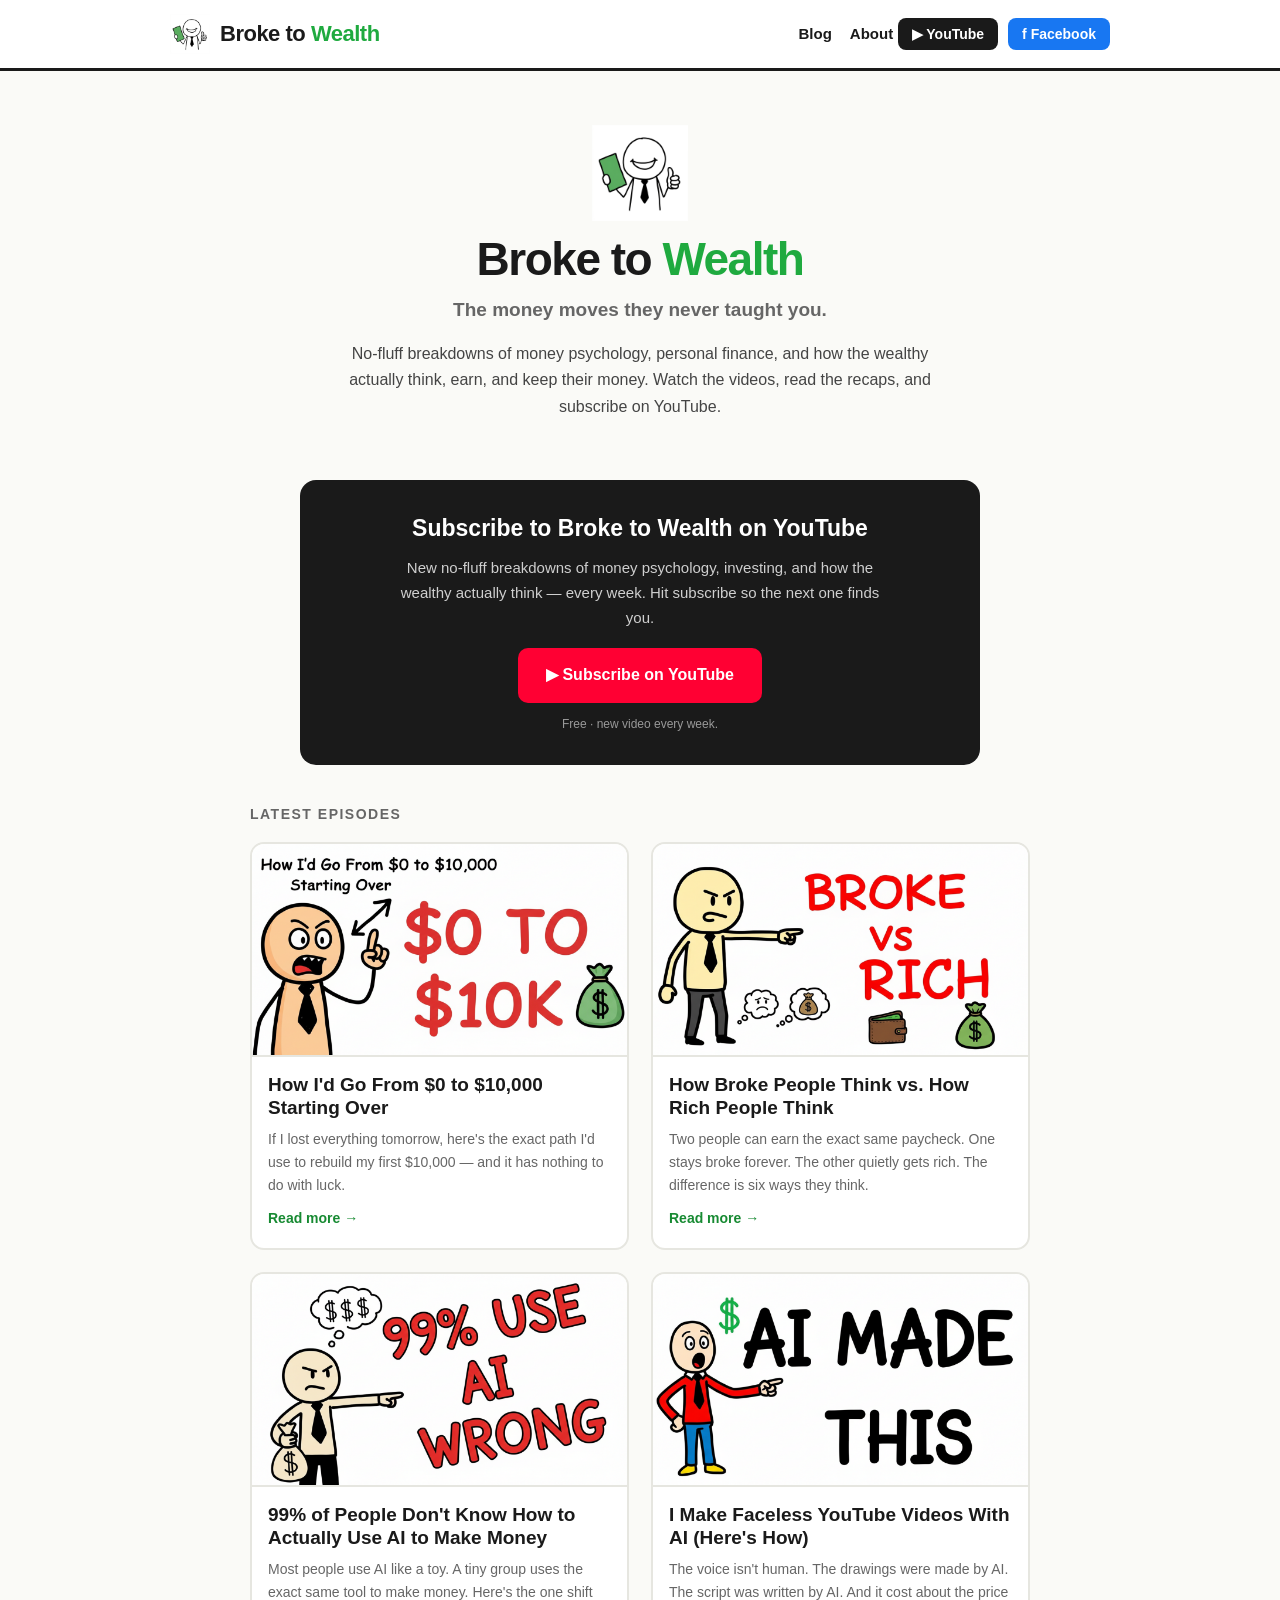
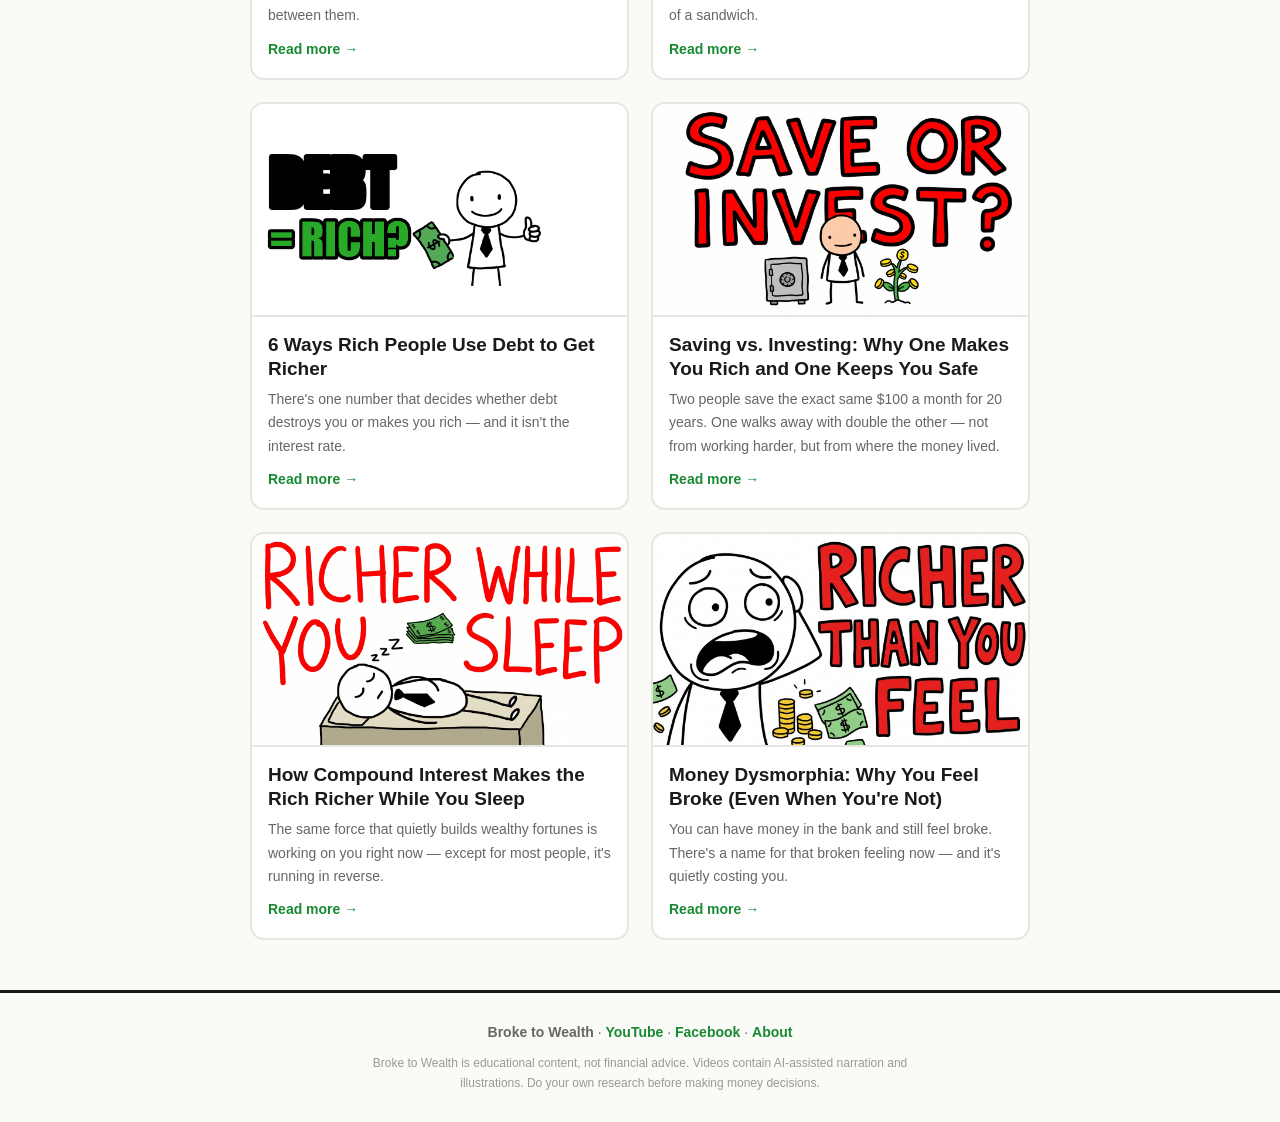
<file: website/index.html>
<!doctype html><html lang="en"><head>
<meta charset="utf-8">
<meta name="viewport" content="width=device-width,initial-scale=1">
<title>Broke to Wealth — Money Psychology &amp; Wealth-Building Habits</title>
<meta name="description" content="No-fluff breakdowns of money psychology, personal finance, and how the rich think, earn, and keep their money. New videos every week on YouTube.">
<link rel="canonical" href="https://broke-to-wealth.onlinemarketing.nu/">
<meta name="robots" content="index,follow,max-image-preview:large">
<meta name="theme-color" content="#1faa3f">
<link rel="icon" type="image/png" href="img/logo.png">
<link rel="apple-touch-icon" href="img/logo.png">
<meta property="og:type" content="website">
<meta property="og:site_name" content="Broke to Wealth">
<meta property="og:title" content="Broke to Wealth — Money Psychology &amp; Wealth-Building Habits">
<meta property="og:description" content="No-fluff breakdowns of money psychology, personal finance, and how the rich think, earn, and keep their money. New videos every week on YouTube.">
<meta property="og:url" content="https://broke-to-wealth.onlinemarketing.nu/">
<meta property="og:image" content="https://broke-to-wealth.onlinemarketing.nu/img/logo.png">
<meta property="og:locale" content="en_US">
<meta name="twitter:card" content="summary_large_image">
<meta name="twitter:title" content="Broke to Wealth — Money Psychology &amp; Wealth-Building Habits">
<meta name="twitter:description" content="No-fluff breakdowns of money psychology, personal finance, and how the rich think, earn, and keep their money. New videos every week on YouTube.">
<meta name="twitter:image" content="https://broke-to-wealth.onlinemarketing.nu/img/logo.png">
<link rel="preconnect" href="https://www.youtube.com">
<link rel="stylesheet" href="style.css">
<script type="application/ld+json">{"@context": "https://schema.org", "@graph": [{"@type": "Organization", "@id": "https://broke-to-wealth.onlinemarketing.nu/#org", "name": "Broke to Wealth", "url": "https://broke-to-wealth.onlinemarketing.nu/", "logo": {"@type": "ImageObject", "url": "https://broke-to-wealth.onlinemarketing.nu/img/logo.png"}, "sameAs": ["https://www.youtube.com/@broke-to-wealth", "https://www.facebook.com/broke.to.wealth"]}, {"@type": "WebSite", "@id": "https://broke-to-wealth.onlinemarketing.nu/#website", "name": "Broke to Wealth", "url": "https://broke-to-wealth.onlinemarketing.nu/", "publisher": {"@id": "https://broke-to-wealth.onlinemarketing.nu/#org"}, "inLanguage": "en", "description": "No-fluff breakdowns of money psychology, personal finance, and how the rich think, earn, and keep their money. New videos every week on YouTube."}]}</script>
</head><body>
<header class="site"><div class="nav">
<a class="brand" href="index.html"><img src="img/logo.png" alt="Broke to Wealth"><span><span class="b">Broke to</span> <span class="k">Wealth</span></span></a>
<nav><a class="navlink" href="index.html">Blog</a><a class="navlink" href="about.html">About</a>
<a class="yt" href="https://www.youtube.com/@broke-to-wealth" target="_blank" rel="noopener">▶ YouTube</a><a class="fb" href="https://www.facebook.com/broke.to.wealth" target="_blank" rel="noopener">f Facebook</a></nav>
</div></header><div class="hero"><img src="img/logo.png" alt="Broke to Wealth logo">
<h1>Broke to <span class="k">Wealth</span></h1>
<p class="tag">The money moves they never taught you.</p>
<p class="intro">No-fluff breakdowns of money psychology, personal finance, and how the wealthy actually think, earn, and keep their money. Watch the videos, read the recaps, and subscribe on YouTube.</p></div>
<div class="wrap"><div class="sub">
<h3>Subscribe to Broke to Wealth on YouTube</h3>
<p>New no-fluff breakdowns of money psychology, investing, and how the wealthy actually think — every week. Hit subscribe so the next one finds you.</p>
<a class="btn-yt" href="https://www.youtube.com/@broke-to-wealth?sub_confirmation=1" target="_blank" rel="noopener">▶ Subscribe on YouTube</a>
<small>Free · new video every week.</small></div>
<div class="section-title">Latest episodes</div>
<div class="grid"><a class="card" href="posts/how-id-go-from-0-to-10000.html">
<img src="img/zero-to-10k.png" alt="How I'd Go From $0 to $10,000 Starting Over">
<div class="body"><h3>How I'd Go From $0 to $10,000 Starting Over</h3><p>If I lost everything tomorrow, here's the exact path I'd use to rebuild my first $10,000 — and it has nothing to do with luck.</p>
<span class="more">Read more →</span></div></a>
<a class="card" href="posts/how-broke-people-think-vs-rich-people.html">
<img src="img/broke-vs-rich.png" alt="How Broke People Think vs. How Rich People Think">
<div class="body"><h3>How Broke People Think vs. How Rich People Think</h3><p>Two people can earn the exact same paycheck. One stays broke forever. The other quietly gets rich. The difference is six ways they think.</p>
<span class="more">Read more →</span></div></a>
<a class="card" href="posts/how-to-actually-use-ai-to-make-money.html">
<img src="img/ai-money-99.png" alt="99% of People Don't Know How to Actually Use AI to Make Money">
<div class="body"><h3>99% of People Don't Know How to Actually Use AI to Make Money</h3><p>Most people use AI like a toy. A tiny group uses the exact same tool to make money. Here's the one shift between them.</p>
<span class="more">Read more →</span></div></a>
<a class="card" href="posts/i-make-faceless-youtube-videos-with-ai.html">
<img src="img/made-by-ai.png" alt="I Make Faceless YouTube Videos With AI (Here's How)">
<div class="body"><h3>I Make Faceless YouTube Videos With AI (Here's How)</h3><p>The voice isn't human. The drawings were made by AI. The script was written by AI. And it cost about the price of a sandwich.</p>
<span class="more">Read more →</span></div></a>
<a class="card" href="posts/6-ways-rich-people-use-debt.html">
<img src="img/debt-one-number.png" alt="6 Ways Rich People Use Debt to Get Richer">
<div class="body"><h3>6 Ways Rich People Use Debt to Get Richer</h3><p>There's one number that decides whether debt destroys you or makes you rich — and it isn't the interest rate.</p>
<span class="more">Read more →</span></div></a>
<a class="card" href="posts/saving-vs-investing.html">
<img src="img/saving-vs-investing.png" alt="Saving vs. Investing: Why One Makes You Rich and One Keeps You Safe">
<div class="body"><h3>Saving vs. Investing: Why One Makes You Rich and One Keeps You Safe</h3><p>Two people save the exact same $100 a month for 20 years. One walks away with double the other — not from working harder, but from where the money lived.</p>
<span class="more">Read more →</span></div></a>
<a class="card" href="posts/how-compound-interest-makes-you-rich.html">
<img src="img/compound-interest.png" alt="How Compound Interest Makes the Rich Richer While You Sleep">
<div class="body"><h3>How Compound Interest Makes the Rich Richer While You Sleep</h3><p>The same force that quietly builds wealthy fortunes is working on you right now — except for most people, it's running in reverse.</p>
<span class="more">Read more →</span></div></a>
<a class="card" href="posts/money-dysmorphia-why-you-feel-broke.html">
<img src="img/money-dysmorphia.png" alt="Money Dysmorphia: Why You Feel Broke (Even When You're Not)">
<div class="body"><h3>Money Dysmorphia: Why You Feel Broke (Even When You're Not)</h3><p>You can have money in the bank and still feel broke. There's a name for that broken feeling now — and it's quietly costing you.</p>
<span class="more">Read more →</span></div></a>
</div></div><footer class="site"><div class="wrap">
<p><b>Broke to Wealth</b> · <a href="https://www.youtube.com/@broke-to-wealth" target="_blank" rel="noopener">YouTube</a> · <a href="https://www.facebook.com/broke.to.wealth" target="_blank" rel="noopener">Facebook</a> · <a href="about.html">About</a></p>
<p class="disc">Broke to Wealth is educational content, not financial advice. Videos contain AI-assisted narration and illustrations. Do your own research before making money decisions.</p>
</div></footer></body></html>
</file>
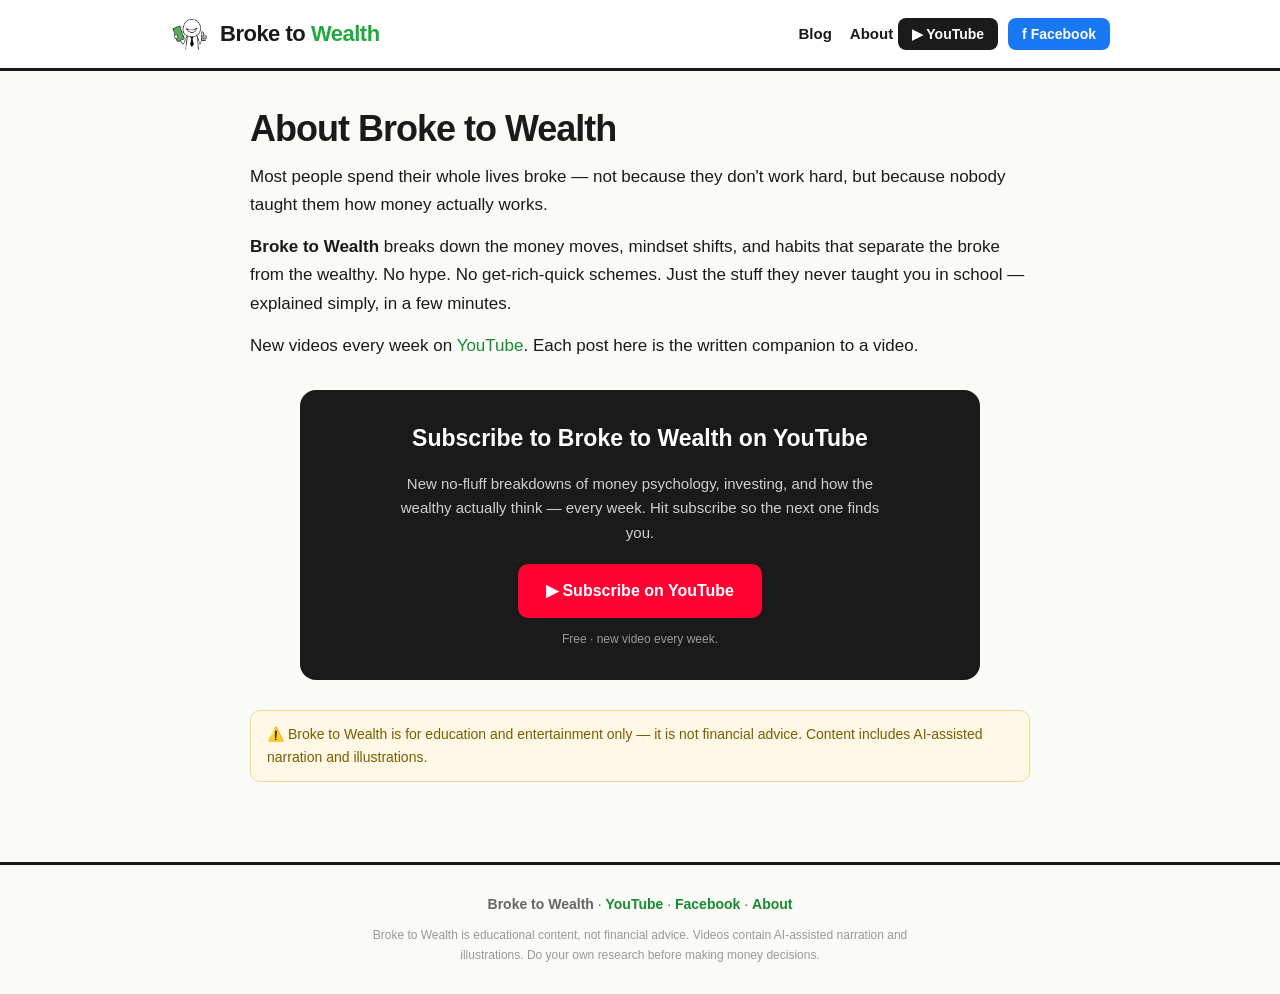
<file: website/about.html>
<!doctype html><html lang="en"><head>
<meta charset="utf-8">
<meta name="viewport" content="width=device-width,initial-scale=1">
<title>About — Broke to Wealth</title>
<meta name="description" content="Broke to Wealth breaks down money psychology, personal finance, and the habits that separate the broke from the wealthy. New videos every week on YouTube.">
<link rel="canonical" href="https://broke-to-wealth.onlinemarketing.nu/about.html">
<meta name="robots" content="index,follow,max-image-preview:large">
<meta name="theme-color" content="#1faa3f">
<link rel="icon" type="image/png" href="img/logo.png">
<link rel="apple-touch-icon" href="img/logo.png">
<meta property="og:type" content="website">
<meta property="og:site_name" content="Broke to Wealth">
<meta property="og:title" content="About — Broke to Wealth">
<meta property="og:description" content="Broke to Wealth breaks down money psychology, personal finance, and the habits that separate the broke from the wealthy. New videos every week on YouTube.">
<meta property="og:url" content="https://broke-to-wealth.onlinemarketing.nu/about.html">
<meta property="og:image" content="https://broke-to-wealth.onlinemarketing.nu/img/logo.png">
<meta property="og:locale" content="en_US">
<meta name="twitter:card" content="summary_large_image">
<meta name="twitter:title" content="About — Broke to Wealth">
<meta name="twitter:description" content="Broke to Wealth breaks down money psychology, personal finance, and the habits that separate the broke from the wealthy. New videos every week on YouTube.">
<meta name="twitter:image" content="https://broke-to-wealth.onlinemarketing.nu/img/logo.png">
<link rel="preconnect" href="https://www.youtube.com">
<link rel="stylesheet" href="style.css">
<script type="application/ld+json">{"@context": "https://schema.org", "@graph": [{"@type": "Organization", "@id": "https://broke-to-wealth.onlinemarketing.nu/#org", "name": "Broke to Wealth", "url": "https://broke-to-wealth.onlinemarketing.nu/", "logo": {"@type": "ImageObject", "url": "https://broke-to-wealth.onlinemarketing.nu/img/logo.png"}, "sameAs": ["https://www.youtube.com/@broke-to-wealth", "https://www.facebook.com/broke.to.wealth"]}, {"@type": "AboutPage", "url": "https://broke-to-wealth.onlinemarketing.nu/about.html", "name": "About — Broke to Wealth", "isPartOf": {"@id": "https://broke-to-wealth.onlinemarketing.nu/#website"}, "about": {"@id": "https://broke-to-wealth.onlinemarketing.nu/#org"}}]}</script>
</head><body>
<header class="site"><div class="nav">
<a class="brand" href="index.html"><img src="img/logo.png" alt="Broke to Wealth"><span><span class="b">Broke to</span> <span class="k">Wealth</span></span></a>
<nav><a class="navlink" href="index.html">Blog</a><a class="navlink" href="about.html">About</a>
<a class="yt" href="https://www.youtube.com/@broke-to-wealth" target="_blank" rel="noopener">▶ YouTube</a><a class="fb" href="https://www.facebook.com/broke.to.wealth" target="_blank" rel="noopener">f Facebook</a></nav>
</div></header><div class="wrap"><article>
<h1>About Broke to Wealth</h1>
<p>Most people spend their whole lives broke — not because they don't work hard, but because nobody taught them how money actually works.</p>
<p><b>Broke to Wealth</b> breaks down the money moves, mindset shifts, and habits that separate the broke from the wealthy. No hype. No get-rich-quick schemes. Just the stuff they never taught you in school — explained simply, in a few minutes.</p>
<p>New videos every week on <a href="https://www.youtube.com/@broke-to-wealth" target="_blank" rel="noopener">YouTube</a>. Each post here is the written companion to a video.</p>
<div class="sub">
<h3>Subscribe to Broke to Wealth on YouTube</h3>
<p>New no-fluff breakdowns of money psychology, investing, and how the wealthy actually think — every week. Hit subscribe so the next one finds you.</p>
<a class="btn-yt" href="https://www.youtube.com/@broke-to-wealth?sub_confirmation=1" target="_blank" rel="noopener">▶ Subscribe on YouTube</a>
<small>Free · new video every week.</small></div>
<div class="disclaimer">⚠️ Broke to Wealth is for education and entertainment only — it is not financial advice. Content includes AI-assisted narration and illustrations.</div>
</article></div><footer class="site"><div class="wrap">
<p><b>Broke to Wealth</b> · <a href="https://www.youtube.com/@broke-to-wealth" target="_blank" rel="noopener">YouTube</a> · <a href="https://www.facebook.com/broke.to.wealth" target="_blank" rel="noopener">Facebook</a> · <a href="about.html">About</a></p>
<p class="disc">Broke to Wealth is educational content, not financial advice. Videos contain AI-assisted narration and illustrations. Do your own research before making money decisions.</p>
</div></footer></body></html>
</file>
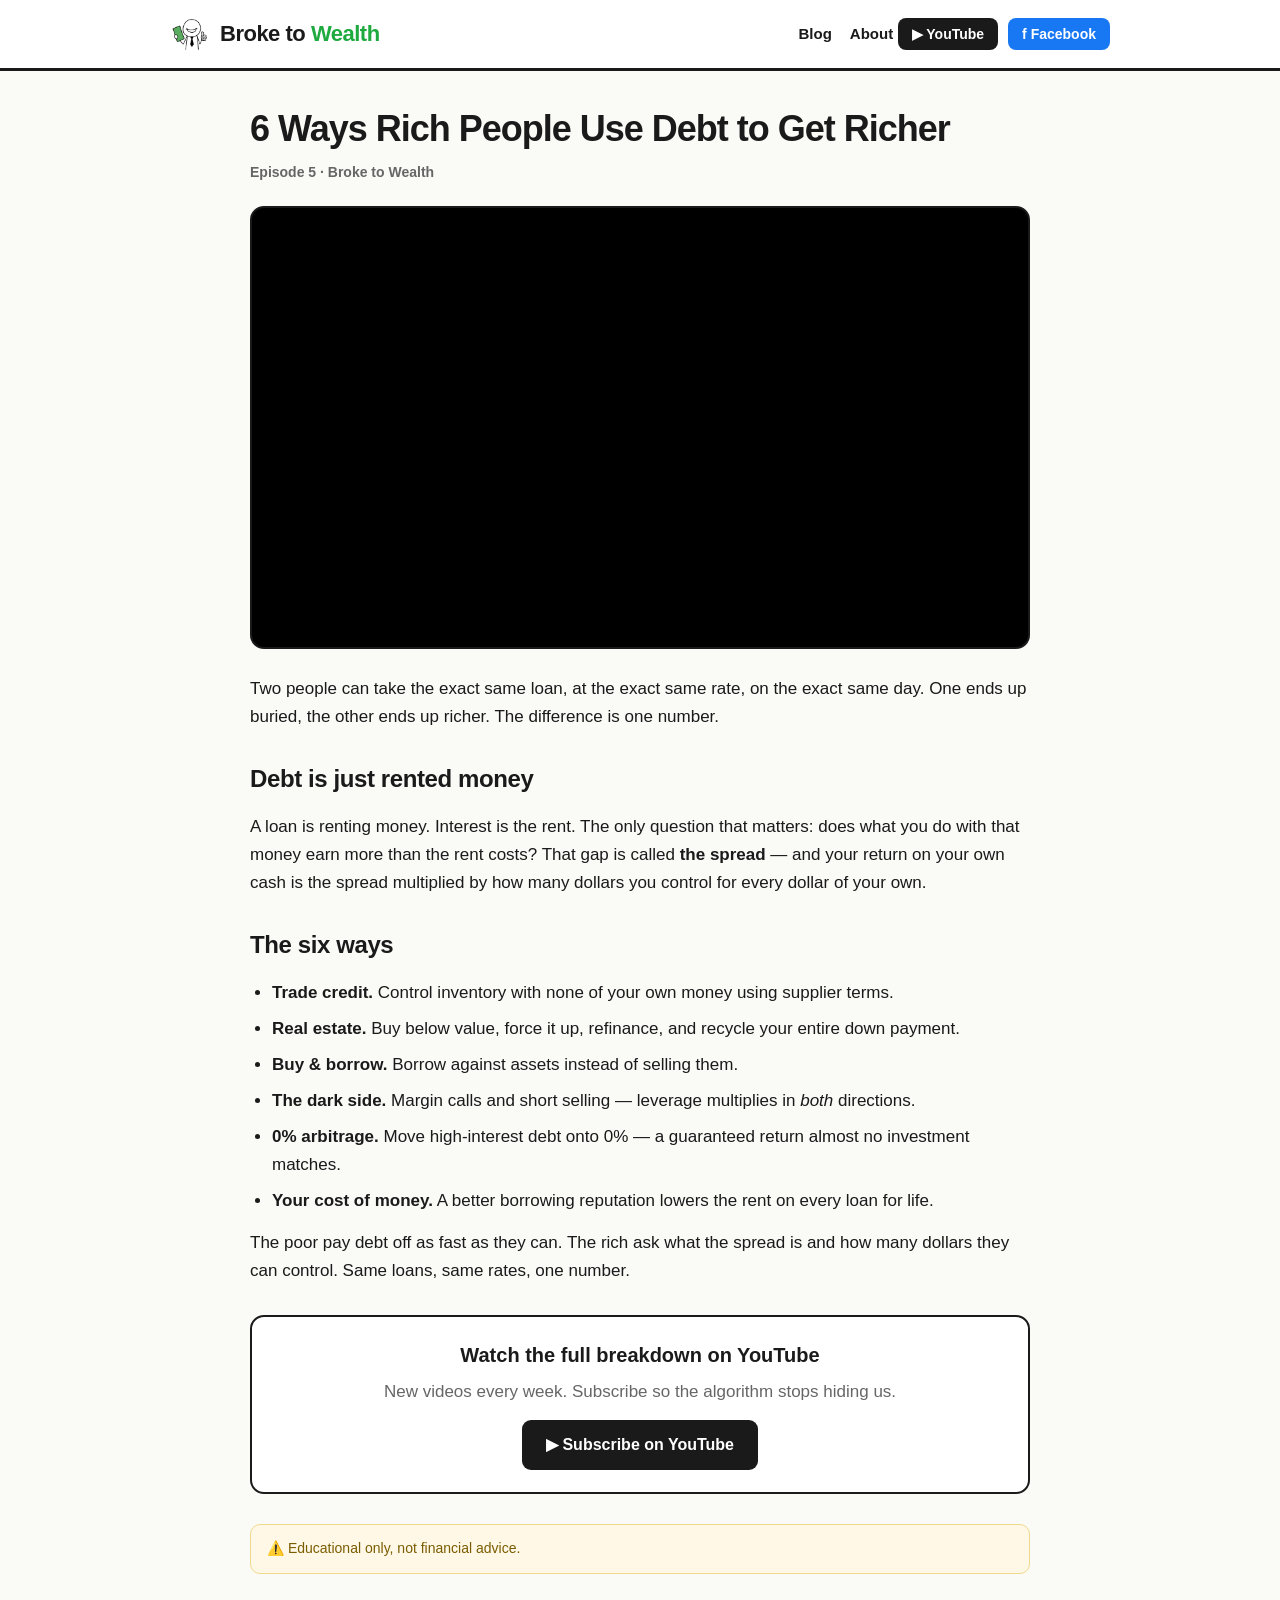
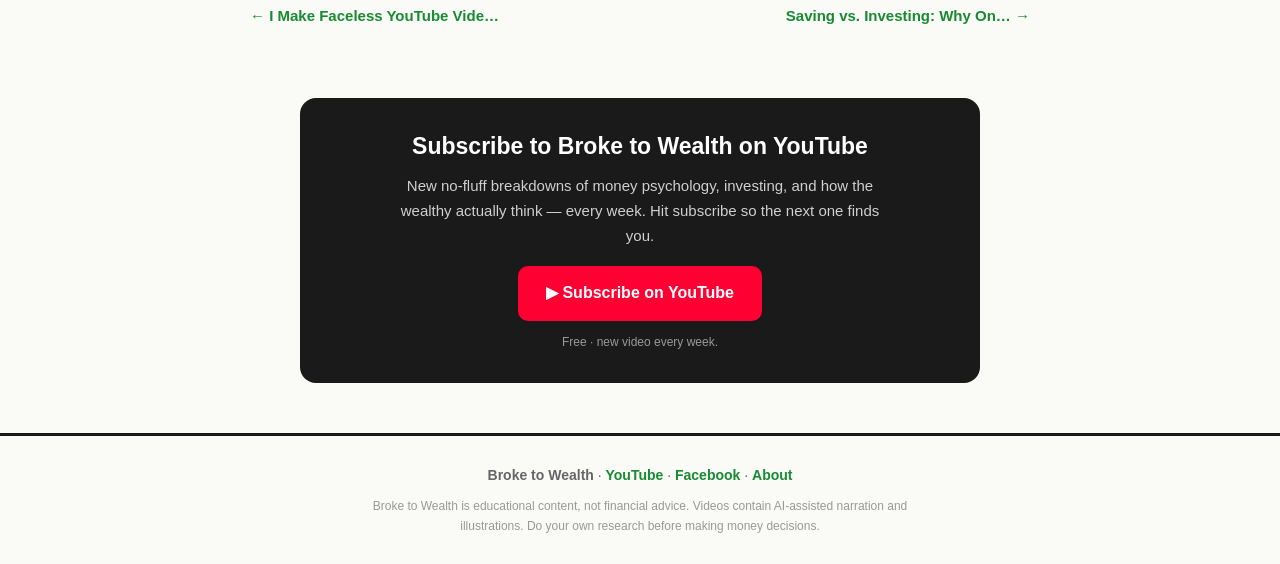
<file: website/posts/6-ways-rich-people-use-debt.html>
<!doctype html><html lang="en"><head>
<meta charset="utf-8">
<meta name="viewport" content="width=device-width,initial-scale=1">
<title>6 Ways Rich People Use Debt to Get Richer — Broke to Wealth</title>
<meta name="description" content="There&#x27;s one number that decides whether debt destroys you or makes you rich — and it isn&#x27;t the interest rate.">
<link rel="canonical" href="https://broke-to-wealth.onlinemarketing.nu/posts/6-ways-rich-people-use-debt.html">
<meta name="robots" content="index,follow,max-image-preview:large">
<meta name="theme-color" content="#1faa3f">
<link rel="icon" type="image/png" href="../img/logo.png">
<link rel="apple-touch-icon" href="../img/logo.png">
<meta property="og:type" content="article">
<meta property="og:site_name" content="Broke to Wealth">
<meta property="og:title" content="6 Ways Rich People Use Debt to Get Richer — Broke to Wealth">
<meta property="og:description" content="There&#x27;s one number that decides whether debt destroys you or makes you rich — and it isn&#x27;t the interest rate.">
<meta property="og:url" content="https://broke-to-wealth.onlinemarketing.nu/posts/6-ways-rich-people-use-debt.html">
<meta property="og:image" content="https://broke-to-wealth.onlinemarketing.nu/img/debt-one-number.png">
<meta property="og:locale" content="en_US">
<meta name="twitter:card" content="summary_large_image">
<meta name="twitter:title" content="6 Ways Rich People Use Debt to Get Richer — Broke to Wealth">
<meta name="twitter:description" content="There&#x27;s one number that decides whether debt destroys you or makes you rich — and it isn&#x27;t the interest rate.">
<meta name="twitter:image" content="https://broke-to-wealth.onlinemarketing.nu/img/debt-one-number.png">
<link rel="preconnect" href="https://www.youtube.com">
<link rel="stylesheet" href="../style.css">
<script type="application/ld+json">{"@context": "https://schema.org", "@graph": [{"@type": "Organization", "@id": "https://broke-to-wealth.onlinemarketing.nu/#org", "name": "Broke to Wealth", "url": "https://broke-to-wealth.onlinemarketing.nu/", "logo": {"@type": "ImageObject", "url": "https://broke-to-wealth.onlinemarketing.nu/img/logo.png"}, "sameAs": ["https://www.youtube.com/@broke-to-wealth", "https://www.facebook.com/broke.to.wealth"]}, {"@type": "BlogPosting", "headline": "6 Ways Rich People Use Debt to Get Richer", "description": "There's one number that decides whether debt destroys you or makes you rich — and it isn't the interest rate.", "image": "https://broke-to-wealth.onlinemarketing.nu/img/debt-one-number.png", "url": "https://broke-to-wealth.onlinemarketing.nu/posts/6-ways-rich-people-use-debt.html", "mainEntityOfPage": "https://broke-to-wealth.onlinemarketing.nu/posts/6-ways-rich-people-use-debt.html", "inLanguage": "en", "author": {"@id": "https://broke-to-wealth.onlinemarketing.nu/#org"}, "publisher": {"@id": "https://broke-to-wealth.onlinemarketing.nu/#org"}}]}</script>
</head><body>
<header class="site"><div class="nav">
<a class="brand" href="../index.html"><img src="../img/logo.png" alt="Broke to Wealth"><span><span class="b">Broke to</span> <span class="k">Wealth</span></span></a>
<nav><a class="navlink" href="../index.html">Blog</a><a class="navlink" href="../about.html">About</a>
<a class="yt" href="https://www.youtube.com/@broke-to-wealth" target="_blank" rel="noopener">▶ YouTube</a><a class="fb" href="https://www.facebook.com/broke.to.wealth" target="_blank" rel="noopener">f Facebook</a></nav>
</div></header><div class="wrap"><article>
<h1>6 Ways Rich People Use Debt to Get Richer</h1>
<div class="meta">Episode 5 · Broke to Wealth</div>
<div class="embed"><iframe src="https://www.youtube.com/embed/l7dCY18IomU" title="6 Ways Rich People Use Debt to Get Richer" allowfullscreen loading="lazy"></iframe></div>

<p>Two people can take the exact same loan, at the exact same rate, on the exact same day. One ends up buried, the other ends up richer. The difference is one number.</p>
<h2>Debt is just rented money</h2>
<p>A loan is renting money. Interest is the rent. The only question that matters: does what you do with that money earn more than the rent costs? That gap is called <b>the spread</b> — and your return on your own cash is the spread multiplied by how many dollars you control for every dollar of your own.</p>
<h2>The six ways</h2>
<ul>
<li><b>Trade credit.</b> Control inventory with none of your own money using supplier terms.</li>
<li><b>Real estate.</b> Buy below value, force it up, refinance, and recycle your entire down payment.</li>
<li><b>Buy &amp; borrow.</b> Borrow against assets instead of selling them.</li>
<li><b>The dark side.</b> Margin calls and short selling — leverage multiplies in <i>both</i> directions.</li>
<li><b>0% arbitrage.</b> Move high-interest debt onto 0% — a guaranteed return almost no investment matches.</li>
<li><b>Your cost of money.</b> A better borrowing reputation lowers the rent on every loan for life.</li>
</ul>
<p>The poor pay debt off as fast as they can. The rich ask what the spread is and how many dollars they can control. Same loans, same rates, one number.</p>

<div class="cta"><h3>Watch the full breakdown on YouTube</h3>
<p>New videos every week. Subscribe so the algorithm stops hiding us.</p>
<a class="btn" href="https://www.youtube.com/@broke-to-wealth?sub_confirmation=1" target="_blank" rel="noopener">▶ Subscribe on YouTube</a></div>
<div class="disclaimer">⚠️ Educational only, not financial advice.</div>
<div class="backlinks"><a href="i-make-faceless-youtube-videos-with-ai.html">← I Make Faceless YouTube Vide…</a><a href="saving-vs-investing.html">Saving vs. Investing: Why On… →</a></div>
</article>
<div class="sub">
<h3>Subscribe to Broke to Wealth on YouTube</h3>
<p>New no-fluff breakdowns of money psychology, investing, and how the wealthy actually think — every week. Hit subscribe so the next one finds you.</p>
<a class="btn-yt" href="https://www.youtube.com/@broke-to-wealth?sub_confirmation=1" target="_blank" rel="noopener">▶ Subscribe on YouTube</a>
<small>Free · new video every week.</small></div>
</div><footer class="site"><div class="wrap">
<p><b>Broke to Wealth</b> · <a href="https://www.youtube.com/@broke-to-wealth" target="_blank" rel="noopener">YouTube</a> · <a href="https://www.facebook.com/broke.to.wealth" target="_blank" rel="noopener">Facebook</a> · <a href="../about.html">About</a></p>
<p class="disc">Broke to Wealth is educational content, not financial advice. Videos contain AI-assisted narration and illustrations. Do your own research before making money decisions.</p>
</div></footer></body></html>
</file>
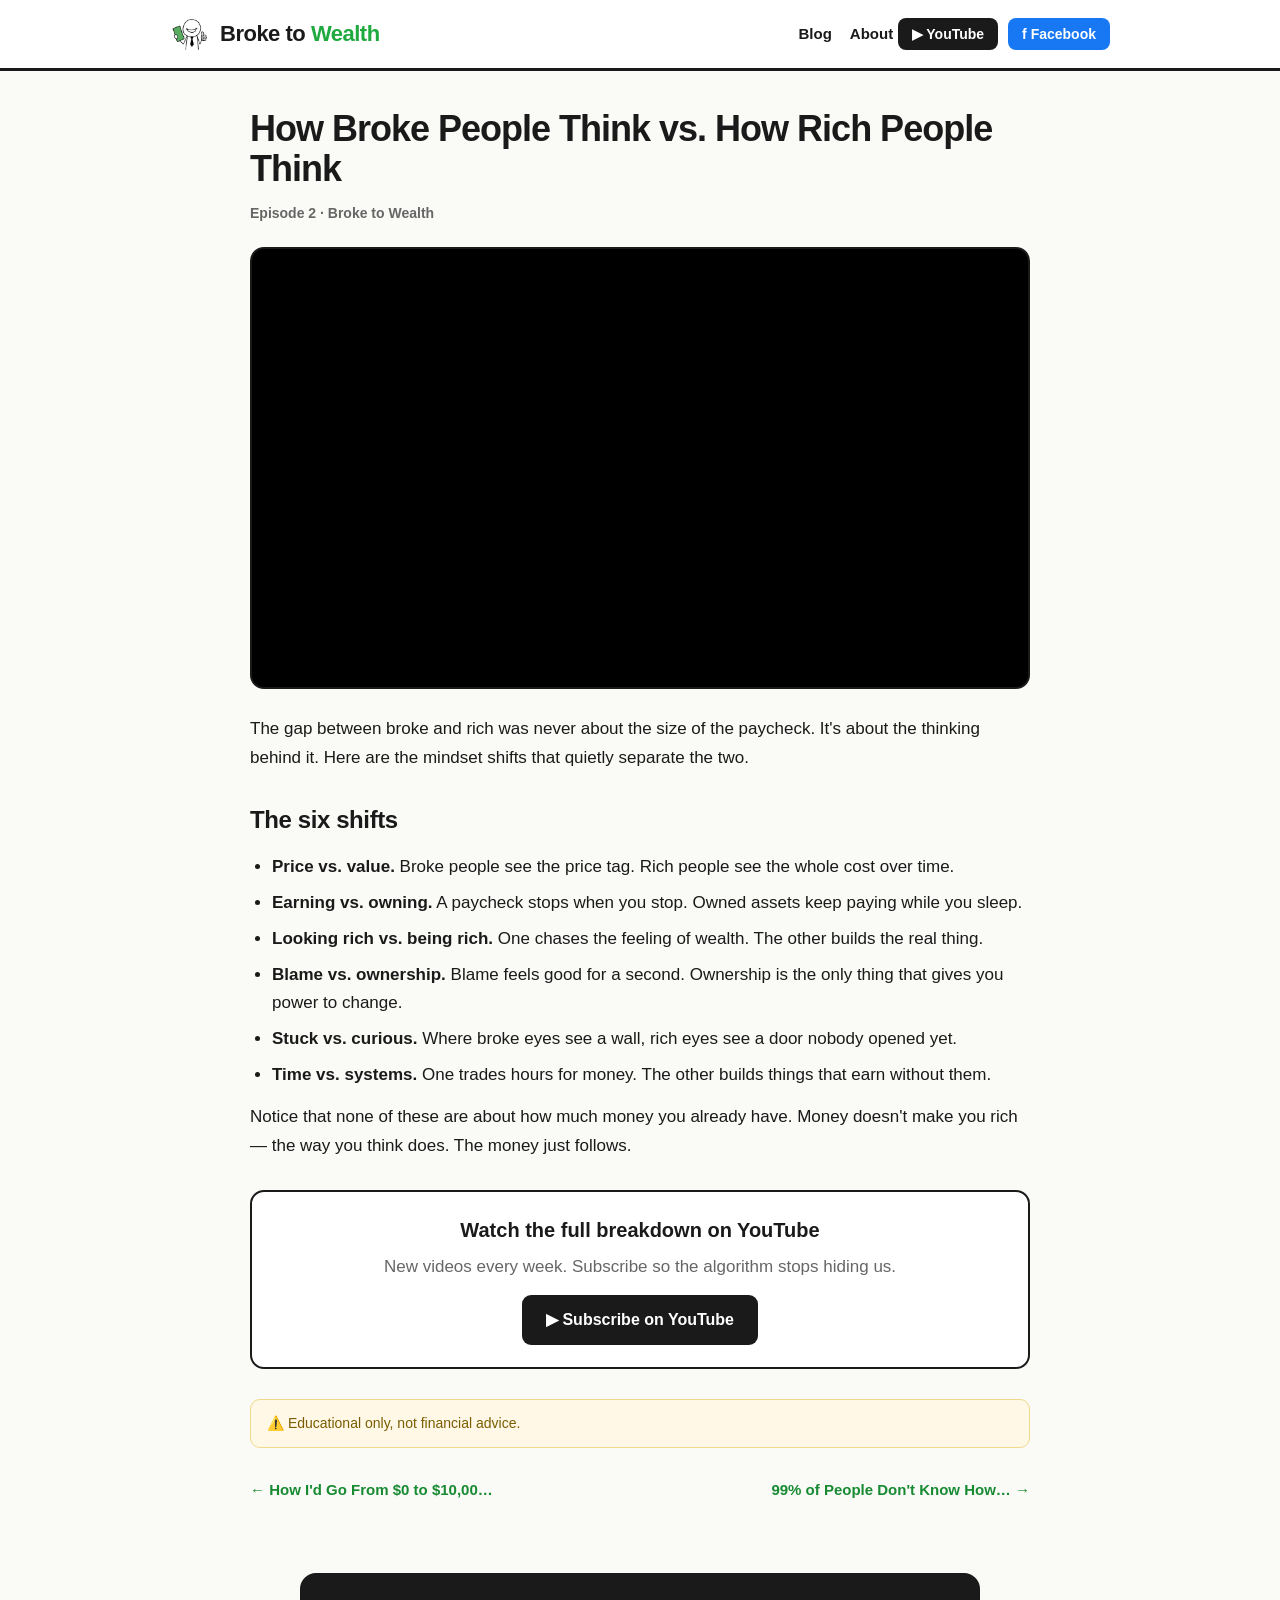
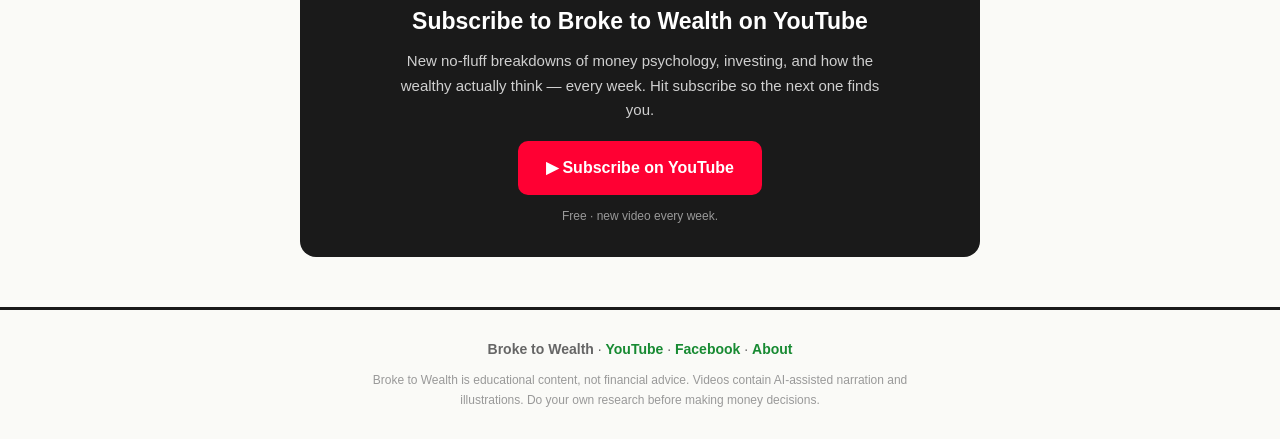
<file: website/posts/how-broke-people-think-vs-rich-people.html>
<!doctype html><html lang="en"><head>
<meta charset="utf-8">
<meta name="viewport" content="width=device-width,initial-scale=1">
<title>How Broke People Think vs. How Rich People Think — Broke to Wealth</title>
<meta name="description" content="Two people can earn the exact same paycheck. One stays broke forever. The other quietly gets rich. The difference is six ways they think.">
<link rel="canonical" href="https://broke-to-wealth.onlinemarketing.nu/posts/how-broke-people-think-vs-rich-people.html">
<meta name="robots" content="index,follow,max-image-preview:large">
<meta name="theme-color" content="#1faa3f">
<link rel="icon" type="image/png" href="../img/logo.png">
<link rel="apple-touch-icon" href="../img/logo.png">
<meta property="og:type" content="article">
<meta property="og:site_name" content="Broke to Wealth">
<meta property="og:title" content="How Broke People Think vs. How Rich People Think — Broke to Wealth">
<meta property="og:description" content="Two people can earn the exact same paycheck. One stays broke forever. The other quietly gets rich. The difference is six ways they think.">
<meta property="og:url" content="https://broke-to-wealth.onlinemarketing.nu/posts/how-broke-people-think-vs-rich-people.html">
<meta property="og:image" content="https://broke-to-wealth.onlinemarketing.nu/img/broke-vs-rich.png">
<meta property="og:locale" content="en_US">
<meta name="twitter:card" content="summary_large_image">
<meta name="twitter:title" content="How Broke People Think vs. How Rich People Think — Broke to Wealth">
<meta name="twitter:description" content="Two people can earn the exact same paycheck. One stays broke forever. The other quietly gets rich. The difference is six ways they think.">
<meta name="twitter:image" content="https://broke-to-wealth.onlinemarketing.nu/img/broke-vs-rich.png">
<link rel="preconnect" href="https://www.youtube.com">
<link rel="stylesheet" href="../style.css">
<script type="application/ld+json">{"@context": "https://schema.org", "@graph": [{"@type": "Organization", "@id": "https://broke-to-wealth.onlinemarketing.nu/#org", "name": "Broke to Wealth", "url": "https://broke-to-wealth.onlinemarketing.nu/", "logo": {"@type": "ImageObject", "url": "https://broke-to-wealth.onlinemarketing.nu/img/logo.png"}, "sameAs": ["https://www.youtube.com/@broke-to-wealth", "https://www.facebook.com/broke.to.wealth"]}, {"@type": "BlogPosting", "headline": "How Broke People Think vs. How Rich People Think", "description": "Two people can earn the exact same paycheck. One stays broke forever. The other quietly gets rich. The difference is six ways they think.", "image": "https://broke-to-wealth.onlinemarketing.nu/img/broke-vs-rich.png", "url": "https://broke-to-wealth.onlinemarketing.nu/posts/how-broke-people-think-vs-rich-people.html", "mainEntityOfPage": "https://broke-to-wealth.onlinemarketing.nu/posts/how-broke-people-think-vs-rich-people.html", "inLanguage": "en", "author": {"@id": "https://broke-to-wealth.onlinemarketing.nu/#org"}, "publisher": {"@id": "https://broke-to-wealth.onlinemarketing.nu/#org"}}]}</script>
</head><body>
<header class="site"><div class="nav">
<a class="brand" href="../index.html"><img src="../img/logo.png" alt="Broke to Wealth"><span><span class="b">Broke to</span> <span class="k">Wealth</span></span></a>
<nav><a class="navlink" href="../index.html">Blog</a><a class="navlink" href="../about.html">About</a>
<a class="yt" href="https://www.youtube.com/@broke-to-wealth" target="_blank" rel="noopener">▶ YouTube</a><a class="fb" href="https://www.facebook.com/broke.to.wealth" target="_blank" rel="noopener">f Facebook</a></nav>
</div></header><div class="wrap"><article>
<h1>How Broke People Think vs. How Rich People Think</h1>
<div class="meta">Episode 2 · Broke to Wealth</div>
<div class="embed"><iframe src="https://www.youtube.com/embed/71SS_NJ-wLI" title="How Broke People Think vs. How Rich People Think" allowfullscreen loading="lazy"></iframe></div>

<p>The gap between broke and rich was never about the size of the paycheck. It's about the thinking behind it. Here are the mindset shifts that quietly separate the two.</p>
<h2>The six shifts</h2>
<ul>
<li><b>Price vs. value.</b> Broke people see the price tag. Rich people see the whole cost over time.</li>
<li><b>Earning vs. owning.</b> A paycheck stops when you stop. Owned assets keep paying while you sleep.</li>
<li><b>Looking rich vs. being rich.</b> One chases the feeling of wealth. The other builds the real thing.</li>
<li><b>Blame vs. ownership.</b> Blame feels good for a second. Ownership is the only thing that gives you power to change.</li>
<li><b>Stuck vs. curious.</b> Where broke eyes see a wall, rich eyes see a door nobody opened yet.</li>
<li><b>Time vs. systems.</b> One trades hours for money. The other builds things that earn without them.</li>
</ul>
<p>Notice that none of these are about how much money you already have. Money doesn't make you rich — the way you think does. The money just follows.</p>

<div class="cta"><h3>Watch the full breakdown on YouTube</h3>
<p>New videos every week. Subscribe so the algorithm stops hiding us.</p>
<a class="btn" href="https://www.youtube.com/@broke-to-wealth?sub_confirmation=1" target="_blank" rel="noopener">▶ Subscribe on YouTube</a></div>
<div class="disclaimer">⚠️ Educational only, not financial advice.</div>
<div class="backlinks"><a href="how-id-go-from-0-to-10000.html">← How I'd Go From $0 to $10,00…</a><a href="how-to-actually-use-ai-to-make-money.html">99% of People Don't Know How… →</a></div>
</article>
<div class="sub">
<h3>Subscribe to Broke to Wealth on YouTube</h3>
<p>New no-fluff breakdowns of money psychology, investing, and how the wealthy actually think — every week. Hit subscribe so the next one finds you.</p>
<a class="btn-yt" href="https://www.youtube.com/@broke-to-wealth?sub_confirmation=1" target="_blank" rel="noopener">▶ Subscribe on YouTube</a>
<small>Free · new video every week.</small></div>
</div><footer class="site"><div class="wrap">
<p><b>Broke to Wealth</b> · <a href="https://www.youtube.com/@broke-to-wealth" target="_blank" rel="noopener">YouTube</a> · <a href="https://www.facebook.com/broke.to.wealth" target="_blank" rel="noopener">Facebook</a> · <a href="../about.html">About</a></p>
<p class="disc">Broke to Wealth is educational content, not financial advice. Videos contain AI-assisted narration and illustrations. Do your own research before making money decisions.</p>
</div></footer></body></html>
</file>
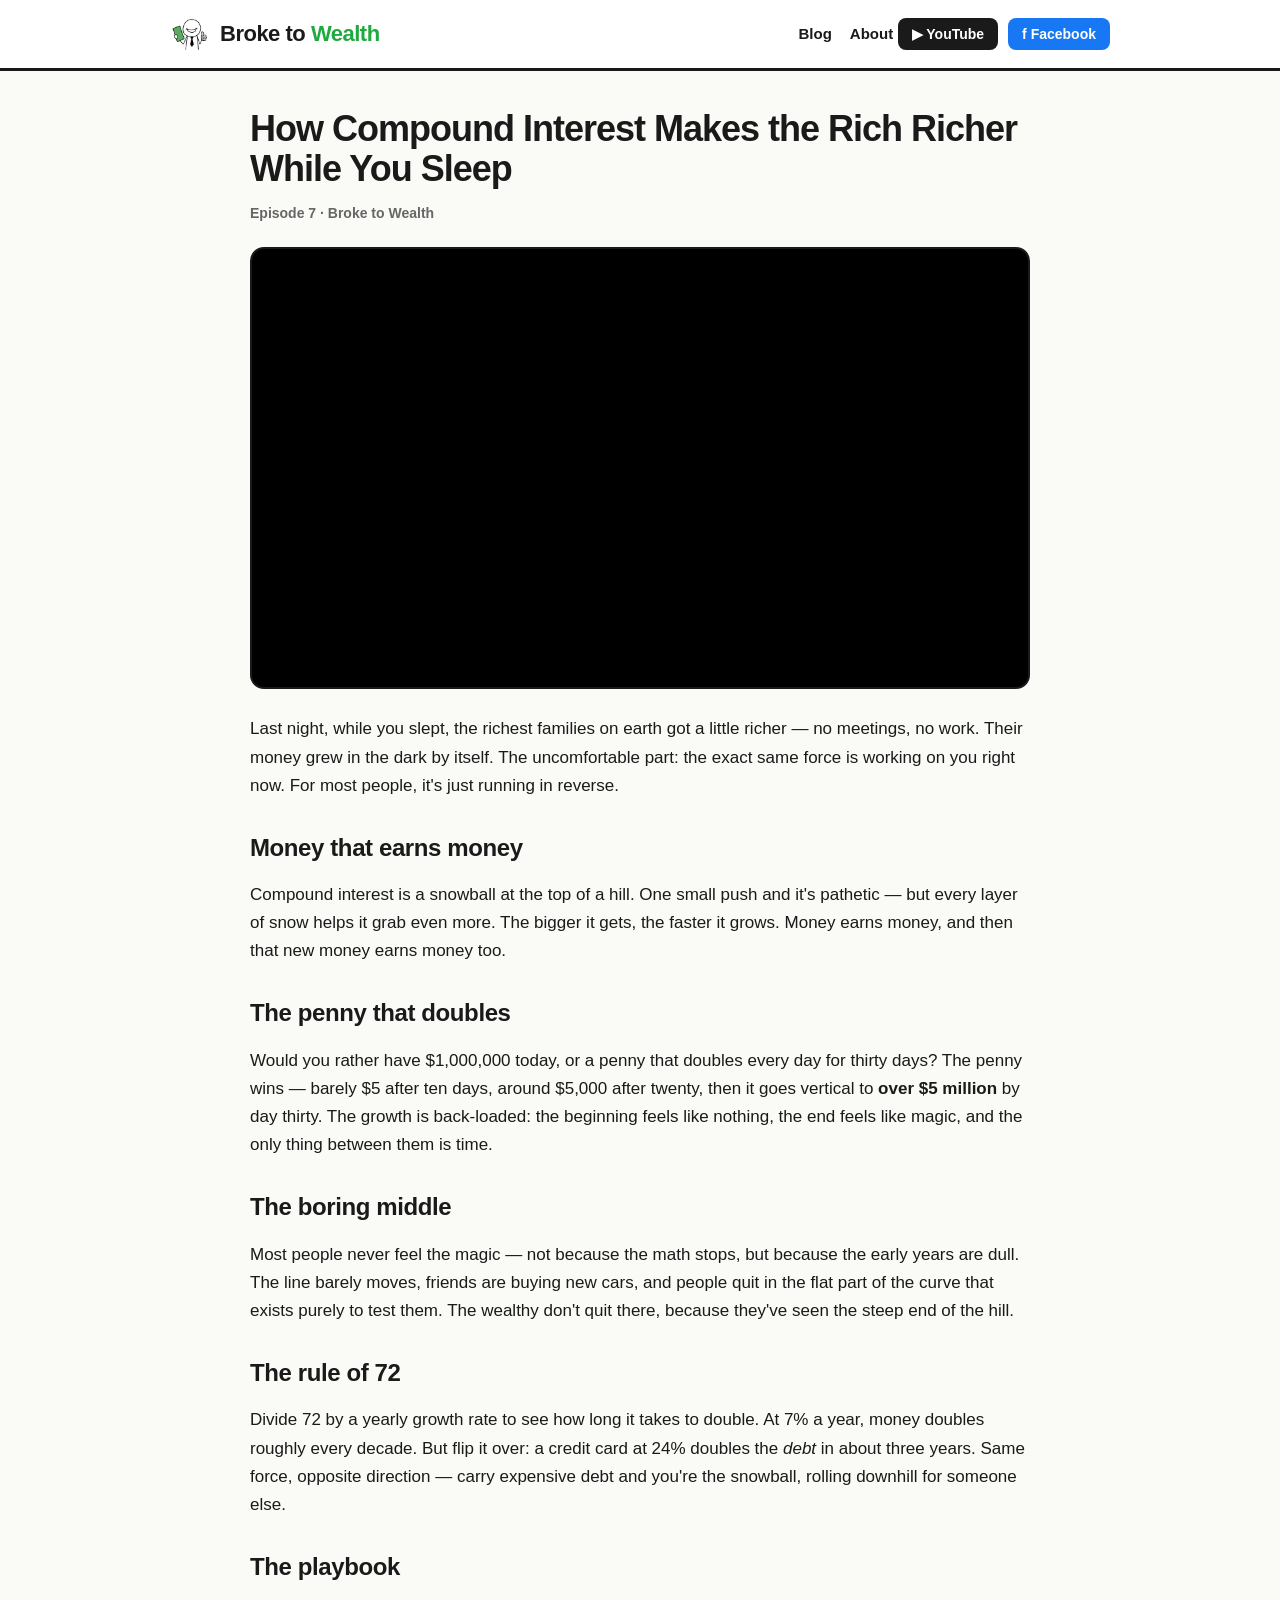
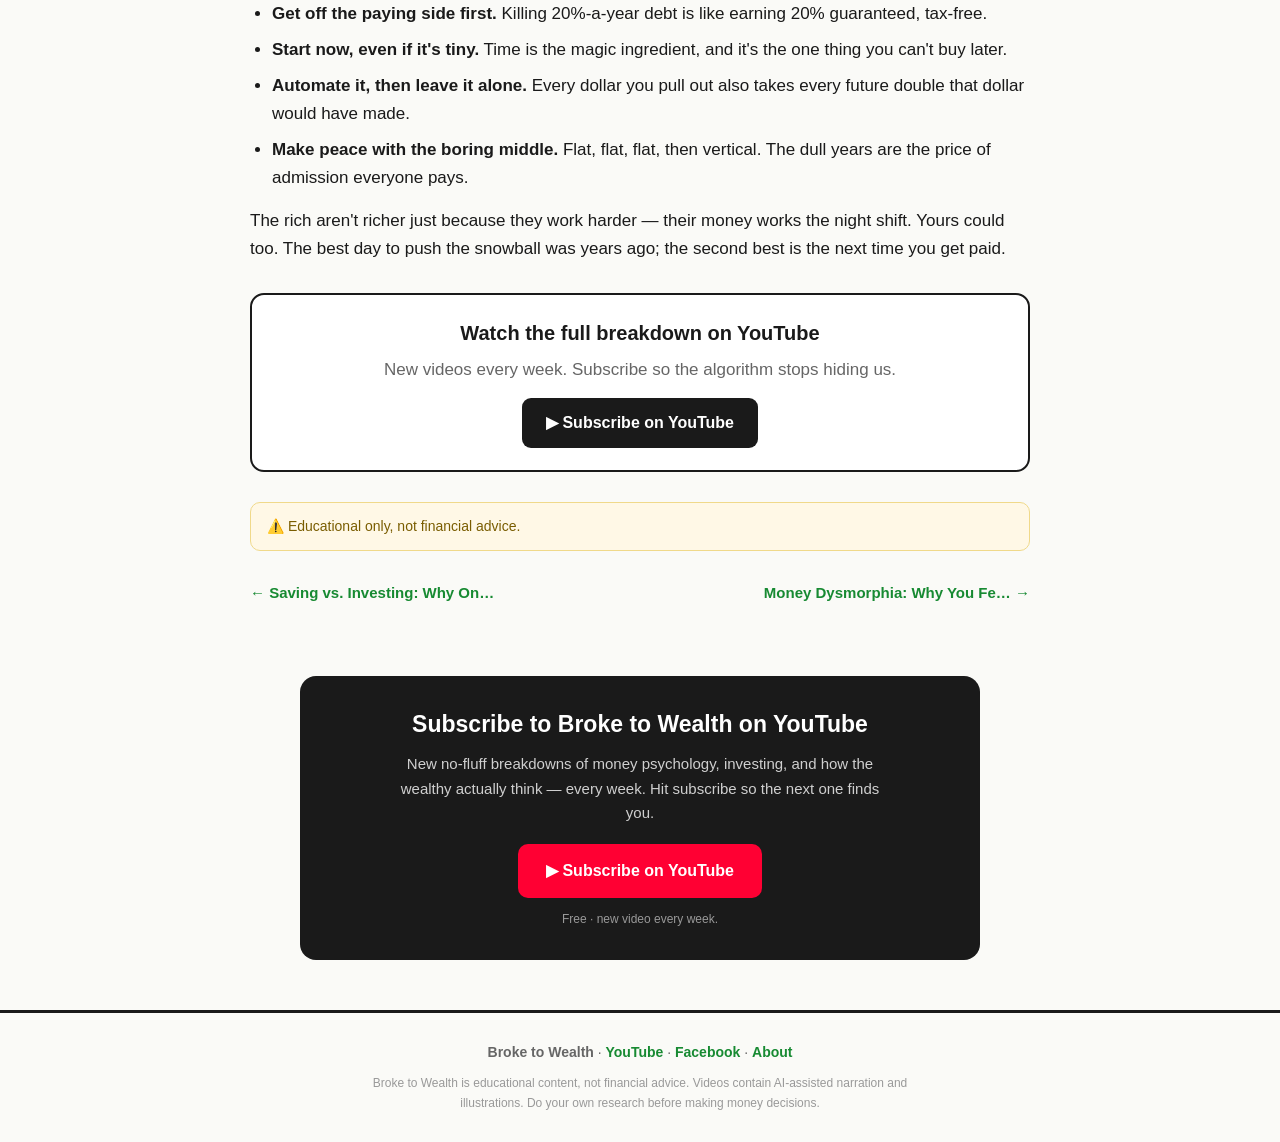
<file: website/posts/how-compound-interest-makes-you-rich.html>
<!doctype html><html lang="en"><head>
<meta charset="utf-8">
<meta name="viewport" content="width=device-width,initial-scale=1">
<title>How Compound Interest Makes the Rich Richer While You Sleep — Broke to Wealth</title>
<meta name="description" content="The same force that quietly builds wealthy fortunes is working on you right now — except for most people, it&#x27;s running in reverse.">
<link rel="canonical" href="https://broke-to-wealth.onlinemarketing.nu/posts/how-compound-interest-makes-you-rich.html">
<meta name="robots" content="index,follow,max-image-preview:large">
<meta name="theme-color" content="#1faa3f">
<link rel="icon" type="image/png" href="../img/logo.png">
<link rel="apple-touch-icon" href="../img/logo.png">
<meta property="og:type" content="article">
<meta property="og:site_name" content="Broke to Wealth">
<meta property="og:title" content="How Compound Interest Makes the Rich Richer While You Sleep — Broke to Wealth">
<meta property="og:description" content="The same force that quietly builds wealthy fortunes is working on you right now — except for most people, it&#x27;s running in reverse.">
<meta property="og:url" content="https://broke-to-wealth.onlinemarketing.nu/posts/how-compound-interest-makes-you-rich.html">
<meta property="og:image" content="https://broke-to-wealth.onlinemarketing.nu/img/compound-interest.png">
<meta property="og:locale" content="en_US">
<meta name="twitter:card" content="summary_large_image">
<meta name="twitter:title" content="How Compound Interest Makes the Rich Richer While You Sleep — Broke to Wealth">
<meta name="twitter:description" content="The same force that quietly builds wealthy fortunes is working on you right now — except for most people, it&#x27;s running in reverse.">
<meta name="twitter:image" content="https://broke-to-wealth.onlinemarketing.nu/img/compound-interest.png">
<link rel="preconnect" href="https://www.youtube.com">
<link rel="stylesheet" href="../style.css">
<script type="application/ld+json">{"@context": "https://schema.org", "@graph": [{"@type": "Organization", "@id": "https://broke-to-wealth.onlinemarketing.nu/#org", "name": "Broke to Wealth", "url": "https://broke-to-wealth.onlinemarketing.nu/", "logo": {"@type": "ImageObject", "url": "https://broke-to-wealth.onlinemarketing.nu/img/logo.png"}, "sameAs": ["https://www.youtube.com/@broke-to-wealth", "https://www.facebook.com/broke.to.wealth"]}, {"@type": "BlogPosting", "headline": "How Compound Interest Makes the Rich Richer While You Sleep", "description": "The same force that quietly builds wealthy fortunes is working on you right now — except for most people, it's running in reverse.", "image": "https://broke-to-wealth.onlinemarketing.nu/img/compound-interest.png", "url": "https://broke-to-wealth.onlinemarketing.nu/posts/how-compound-interest-makes-you-rich.html", "mainEntityOfPage": "https://broke-to-wealth.onlinemarketing.nu/posts/how-compound-interest-makes-you-rich.html", "inLanguage": "en", "author": {"@id": "https://broke-to-wealth.onlinemarketing.nu/#org"}, "publisher": {"@id": "https://broke-to-wealth.onlinemarketing.nu/#org"}}]}</script>
</head><body>
<header class="site"><div class="nav">
<a class="brand" href="../index.html"><img src="../img/logo.png" alt="Broke to Wealth"><span><span class="b">Broke to</span> <span class="k">Wealth</span></span></a>
<nav><a class="navlink" href="../index.html">Blog</a><a class="navlink" href="../about.html">About</a>
<a class="yt" href="https://www.youtube.com/@broke-to-wealth" target="_blank" rel="noopener">▶ YouTube</a><a class="fb" href="https://www.facebook.com/broke.to.wealth" target="_blank" rel="noopener">f Facebook</a></nav>
</div></header><div class="wrap"><article>
<h1>How Compound Interest Makes the Rich Richer While You Sleep</h1>
<div class="meta">Episode 7 · Broke to Wealth</div>
<div class="embed"><iframe src="https://www.youtube.com/embed/7yFX_k3jpYk" title="How Compound Interest Makes the Rich Richer While You Sleep" allowfullscreen loading="lazy"></iframe></div>

<p>Last night, while you slept, the richest families on earth got a little richer — no meetings, no work. Their money grew in the dark by itself. The uncomfortable part: the exact same force is working on you right now. For most people, it's just running in reverse.</p>
<h2>Money that earns money</h2>
<p>Compound interest is a snowball at the top of a hill. One small push and it's pathetic — but every layer of snow helps it grab even more. The bigger it gets, the faster it grows. Money earns money, and then that new money earns money too.</p>
<h2>The penny that doubles</h2>
<p>Would you rather have $1,000,000 today, or a penny that doubles every day for thirty days? The penny wins — barely $5 after ten days, around $5,000 after twenty, then it goes vertical to <b>over $5 million</b> by day thirty. The growth is back-loaded: the beginning feels like nothing, the end feels like magic, and the only thing between them is time.</p>
<h2>The boring middle</h2>
<p>Most people never feel the magic — not because the math stops, but because the early years are dull. The line barely moves, friends are buying new cars, and people quit in the flat part of the curve that exists purely to test them. The wealthy don't quit there, because they've seen the steep end of the hill.</p>
<h2>The rule of 72</h2>
<p>Divide 72 by a yearly growth rate to see how long it takes to double. At 7% a year, money doubles roughly every decade. But flip it over: a credit card at 24% doubles the <i>debt</i> in about three years. Same force, opposite direction — carry expensive debt and you're the snowball, rolling downhill for someone else.</p>
<h2>The playbook</h2>
<ul>
<li><b>Get off the paying side first.</b> Killing 20%-a-year debt is like earning 20% guaranteed, tax-free.</li>
<li><b>Start now, even if it's tiny.</b> Time is the magic ingredient, and it's the one thing you can't buy later.</li>
<li><b>Automate it, then leave it alone.</b> Every dollar you pull out also takes every future double that dollar would have made.</li>
<li><b>Make peace with the boring middle.</b> Flat, flat, flat, then vertical. The dull years are the price of admission everyone pays.</li>
</ul>
<p>The rich aren't richer just because they work harder — their money works the night shift. Yours could too. The best day to push the snowball was years ago; the second best is the next time you get paid.</p>

<div class="cta"><h3>Watch the full breakdown on YouTube</h3>
<p>New videos every week. Subscribe so the algorithm stops hiding us.</p>
<a class="btn" href="https://www.youtube.com/@broke-to-wealth?sub_confirmation=1" target="_blank" rel="noopener">▶ Subscribe on YouTube</a></div>
<div class="disclaimer">⚠️ Educational only, not financial advice.</div>
<div class="backlinks"><a href="saving-vs-investing.html">← Saving vs. Investing: Why On…</a><a href="money-dysmorphia-why-you-feel-broke.html">Money Dysmorphia: Why You Fe… →</a></div>
</article>
<div class="sub">
<h3>Subscribe to Broke to Wealth on YouTube</h3>
<p>New no-fluff breakdowns of money psychology, investing, and how the wealthy actually think — every week. Hit subscribe so the next one finds you.</p>
<a class="btn-yt" href="https://www.youtube.com/@broke-to-wealth?sub_confirmation=1" target="_blank" rel="noopener">▶ Subscribe on YouTube</a>
<small>Free · new video every week.</small></div>
</div><footer class="site"><div class="wrap">
<p><b>Broke to Wealth</b> · <a href="https://www.youtube.com/@broke-to-wealth" target="_blank" rel="noopener">YouTube</a> · <a href="https://www.facebook.com/broke.to.wealth" target="_blank" rel="noopener">Facebook</a> · <a href="../about.html">About</a></p>
<p class="disc">Broke to Wealth is educational content, not financial advice. Videos contain AI-assisted narration and illustrations. Do your own research before making money decisions.</p>
</div></footer></body></html>
</file>
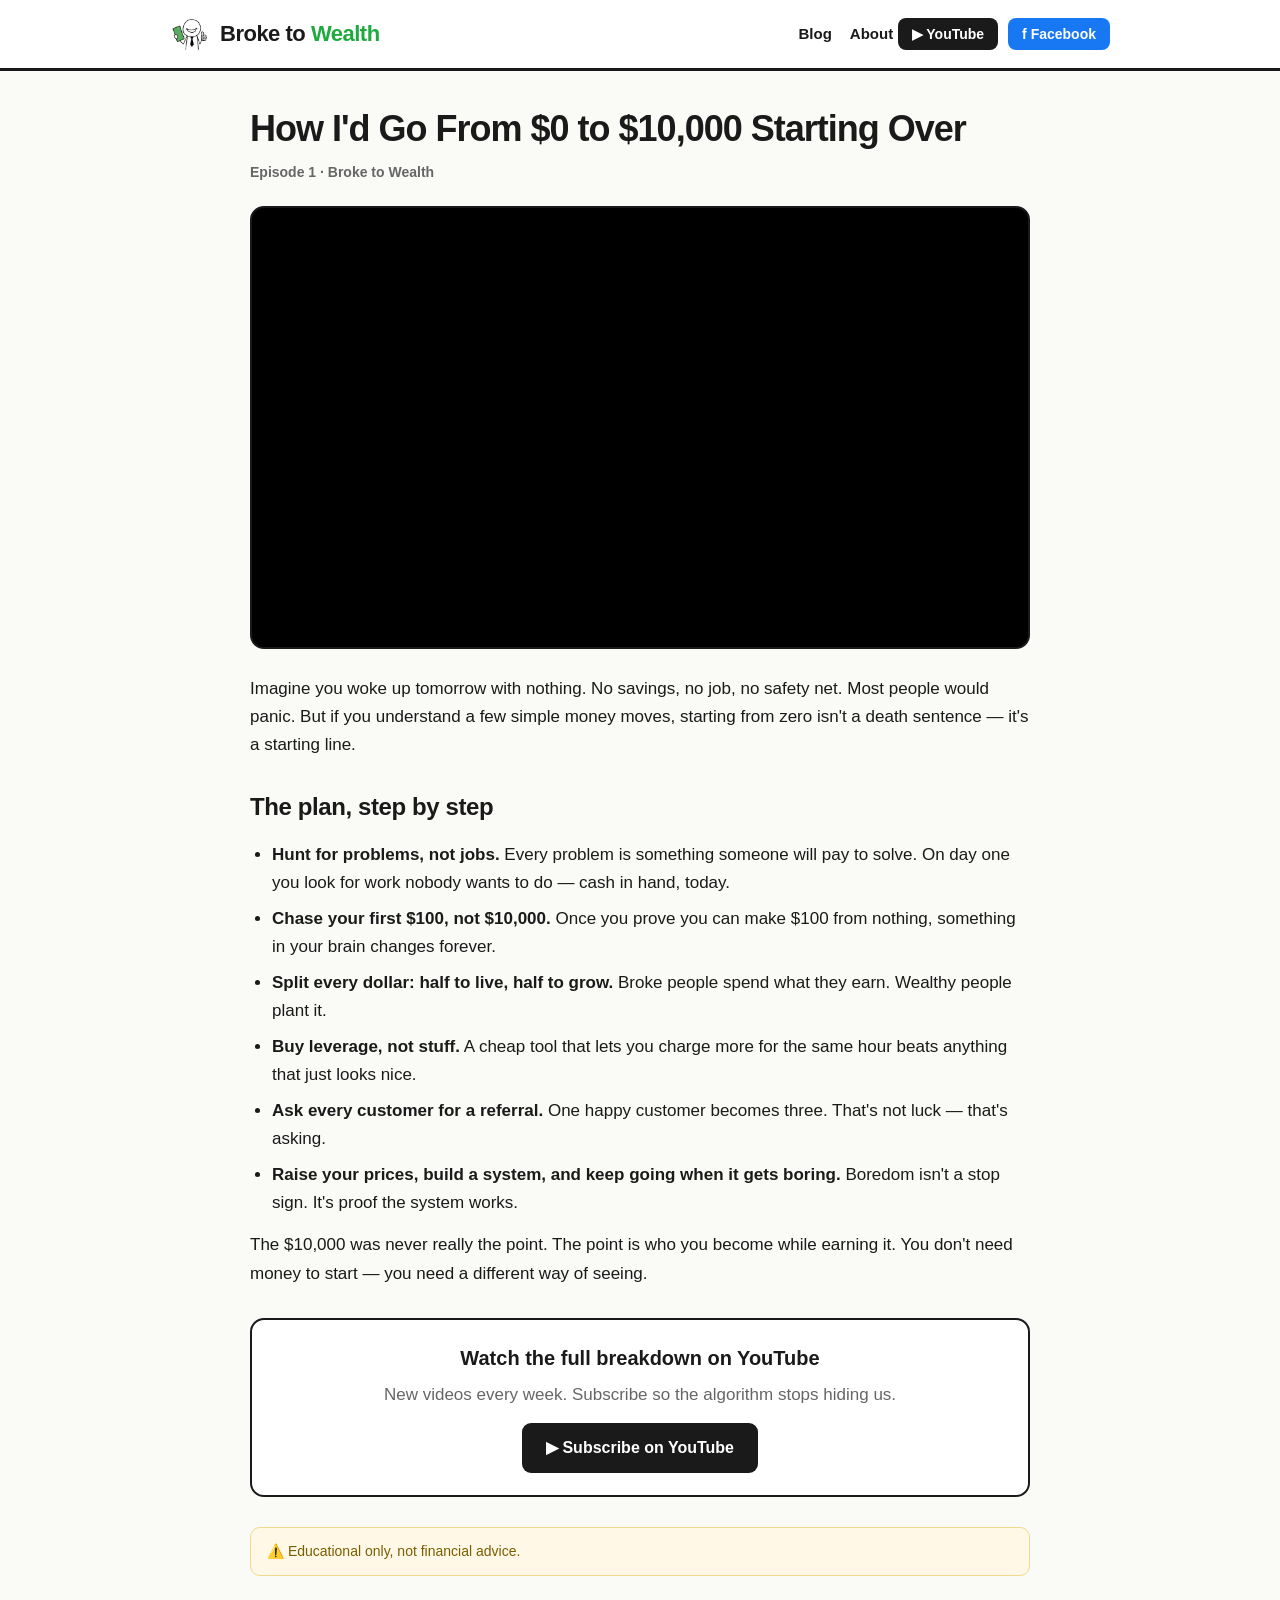
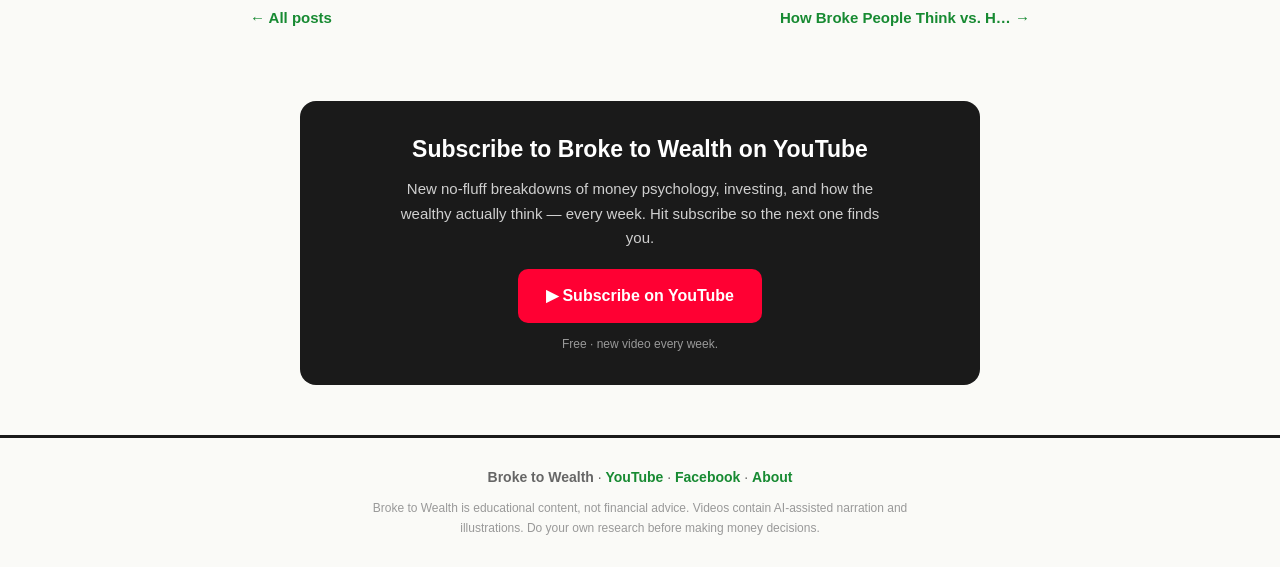
<file: website/posts/how-id-go-from-0-to-10000.html>
<!doctype html><html lang="en"><head>
<meta charset="utf-8">
<meta name="viewport" content="width=device-width,initial-scale=1">
<title>How I&#x27;d Go From $0 to $10,000 Starting Over — Broke to Wealth</title>
<meta name="description" content="If I lost everything tomorrow, here&#x27;s the exact path I&#x27;d use to rebuild my first $10,000 — and it has nothing to do with luck.">
<link rel="canonical" href="https://broke-to-wealth.onlinemarketing.nu/posts/how-id-go-from-0-to-10000.html">
<meta name="robots" content="index,follow,max-image-preview:large">
<meta name="theme-color" content="#1faa3f">
<link rel="icon" type="image/png" href="../img/logo.png">
<link rel="apple-touch-icon" href="../img/logo.png">
<meta property="og:type" content="article">
<meta property="og:site_name" content="Broke to Wealth">
<meta property="og:title" content="How I&#x27;d Go From $0 to $10,000 Starting Over — Broke to Wealth">
<meta property="og:description" content="If I lost everything tomorrow, here&#x27;s the exact path I&#x27;d use to rebuild my first $10,000 — and it has nothing to do with luck.">
<meta property="og:url" content="https://broke-to-wealth.onlinemarketing.nu/posts/how-id-go-from-0-to-10000.html">
<meta property="og:image" content="https://broke-to-wealth.onlinemarketing.nu/img/zero-to-10k.png">
<meta property="og:locale" content="en_US">
<meta name="twitter:card" content="summary_large_image">
<meta name="twitter:title" content="How I&#x27;d Go From $0 to $10,000 Starting Over — Broke to Wealth">
<meta name="twitter:description" content="If I lost everything tomorrow, here&#x27;s the exact path I&#x27;d use to rebuild my first $10,000 — and it has nothing to do with luck.">
<meta name="twitter:image" content="https://broke-to-wealth.onlinemarketing.nu/img/zero-to-10k.png">
<link rel="preconnect" href="https://www.youtube.com">
<link rel="stylesheet" href="../style.css">
<script type="application/ld+json">{"@context": "https://schema.org", "@graph": [{"@type": "Organization", "@id": "https://broke-to-wealth.onlinemarketing.nu/#org", "name": "Broke to Wealth", "url": "https://broke-to-wealth.onlinemarketing.nu/", "logo": {"@type": "ImageObject", "url": "https://broke-to-wealth.onlinemarketing.nu/img/logo.png"}, "sameAs": ["https://www.youtube.com/@broke-to-wealth", "https://www.facebook.com/broke.to.wealth"]}, {"@type": "BlogPosting", "headline": "How I'd Go From $0 to $10,000 Starting Over", "description": "If I lost everything tomorrow, here's the exact path I'd use to rebuild my first $10,000 — and it has nothing to do with luck.", "image": "https://broke-to-wealth.onlinemarketing.nu/img/zero-to-10k.png", "url": "https://broke-to-wealth.onlinemarketing.nu/posts/how-id-go-from-0-to-10000.html", "mainEntityOfPage": "https://broke-to-wealth.onlinemarketing.nu/posts/how-id-go-from-0-to-10000.html", "inLanguage": "en", "author": {"@id": "https://broke-to-wealth.onlinemarketing.nu/#org"}, "publisher": {"@id": "https://broke-to-wealth.onlinemarketing.nu/#org"}}]}</script>
</head><body>
<header class="site"><div class="nav">
<a class="brand" href="../index.html"><img src="../img/logo.png" alt="Broke to Wealth"><span><span class="b">Broke to</span> <span class="k">Wealth</span></span></a>
<nav><a class="navlink" href="../index.html">Blog</a><a class="navlink" href="../about.html">About</a>
<a class="yt" href="https://www.youtube.com/@broke-to-wealth" target="_blank" rel="noopener">▶ YouTube</a><a class="fb" href="https://www.facebook.com/broke.to.wealth" target="_blank" rel="noopener">f Facebook</a></nav>
</div></header><div class="wrap"><article>
<h1>How I'd Go From $0 to $10,000 Starting Over</h1>
<div class="meta">Episode 1 · Broke to Wealth</div>
<div class="embed"><iframe src="https://www.youtube.com/embed/VP9t9DnjXoo" title="How I'd Go From $0 to $10,000 Starting Over" allowfullscreen loading="lazy"></iframe></div>

<p>Imagine you woke up tomorrow with nothing. No savings, no job, no safety net. Most people would panic. But if you understand a few simple money moves, starting from zero isn't a death sentence — it's a starting line.</p>
<h2>The plan, step by step</h2>
<ul>
<li><b>Hunt for problems, not jobs.</b> Every problem is something someone will pay to solve. On day one you look for work nobody wants to do — cash in hand, today.</li>
<li><b>Chase your first $100, not $10,000.</b> Once you prove you can make $100 from nothing, something in your brain changes forever.</li>
<li><b>Split every dollar: half to live, half to grow.</b> Broke people spend what they earn. Wealthy people plant it.</li>
<li><b>Buy leverage, not stuff.</b> A cheap tool that lets you charge more for the same hour beats anything that just looks nice.</li>
<li><b>Ask every customer for a referral.</b> One happy customer becomes three. That's not luck — that's asking.</li>
<li><b>Raise your prices, build a system, and keep going when it gets boring.</b> Boredom isn't a stop sign. It's proof the system works.</li>
</ul>
<p>The $10,000 was never really the point. The point is who you become while earning it. You don't need money to start — you need a different way of seeing.</p>

<div class="cta"><h3>Watch the full breakdown on YouTube</h3>
<p>New videos every week. Subscribe so the algorithm stops hiding us.</p>
<a class="btn" href="https://www.youtube.com/@broke-to-wealth?sub_confirmation=1" target="_blank" rel="noopener">▶ Subscribe on YouTube</a></div>
<div class="disclaimer">⚠️ Educational only, not financial advice.</div>
<div class="backlinks"><a href="../index.html">← All posts</a><a href="how-broke-people-think-vs-rich-people.html">How Broke People Think vs. H… →</a></div>
</article>
<div class="sub">
<h3>Subscribe to Broke to Wealth on YouTube</h3>
<p>New no-fluff breakdowns of money psychology, investing, and how the wealthy actually think — every week. Hit subscribe so the next one finds you.</p>
<a class="btn-yt" href="https://www.youtube.com/@broke-to-wealth?sub_confirmation=1" target="_blank" rel="noopener">▶ Subscribe on YouTube</a>
<small>Free · new video every week.</small></div>
</div><footer class="site"><div class="wrap">
<p><b>Broke to Wealth</b> · <a href="https://www.youtube.com/@broke-to-wealth" target="_blank" rel="noopener">YouTube</a> · <a href="https://www.facebook.com/broke.to.wealth" target="_blank" rel="noopener">Facebook</a> · <a href="../about.html">About</a></p>
<p class="disc">Broke to Wealth is educational content, not financial advice. Videos contain AI-assisted narration and illustrations. Do your own research before making money decisions.</p>
</div></footer></body></html>
</file>
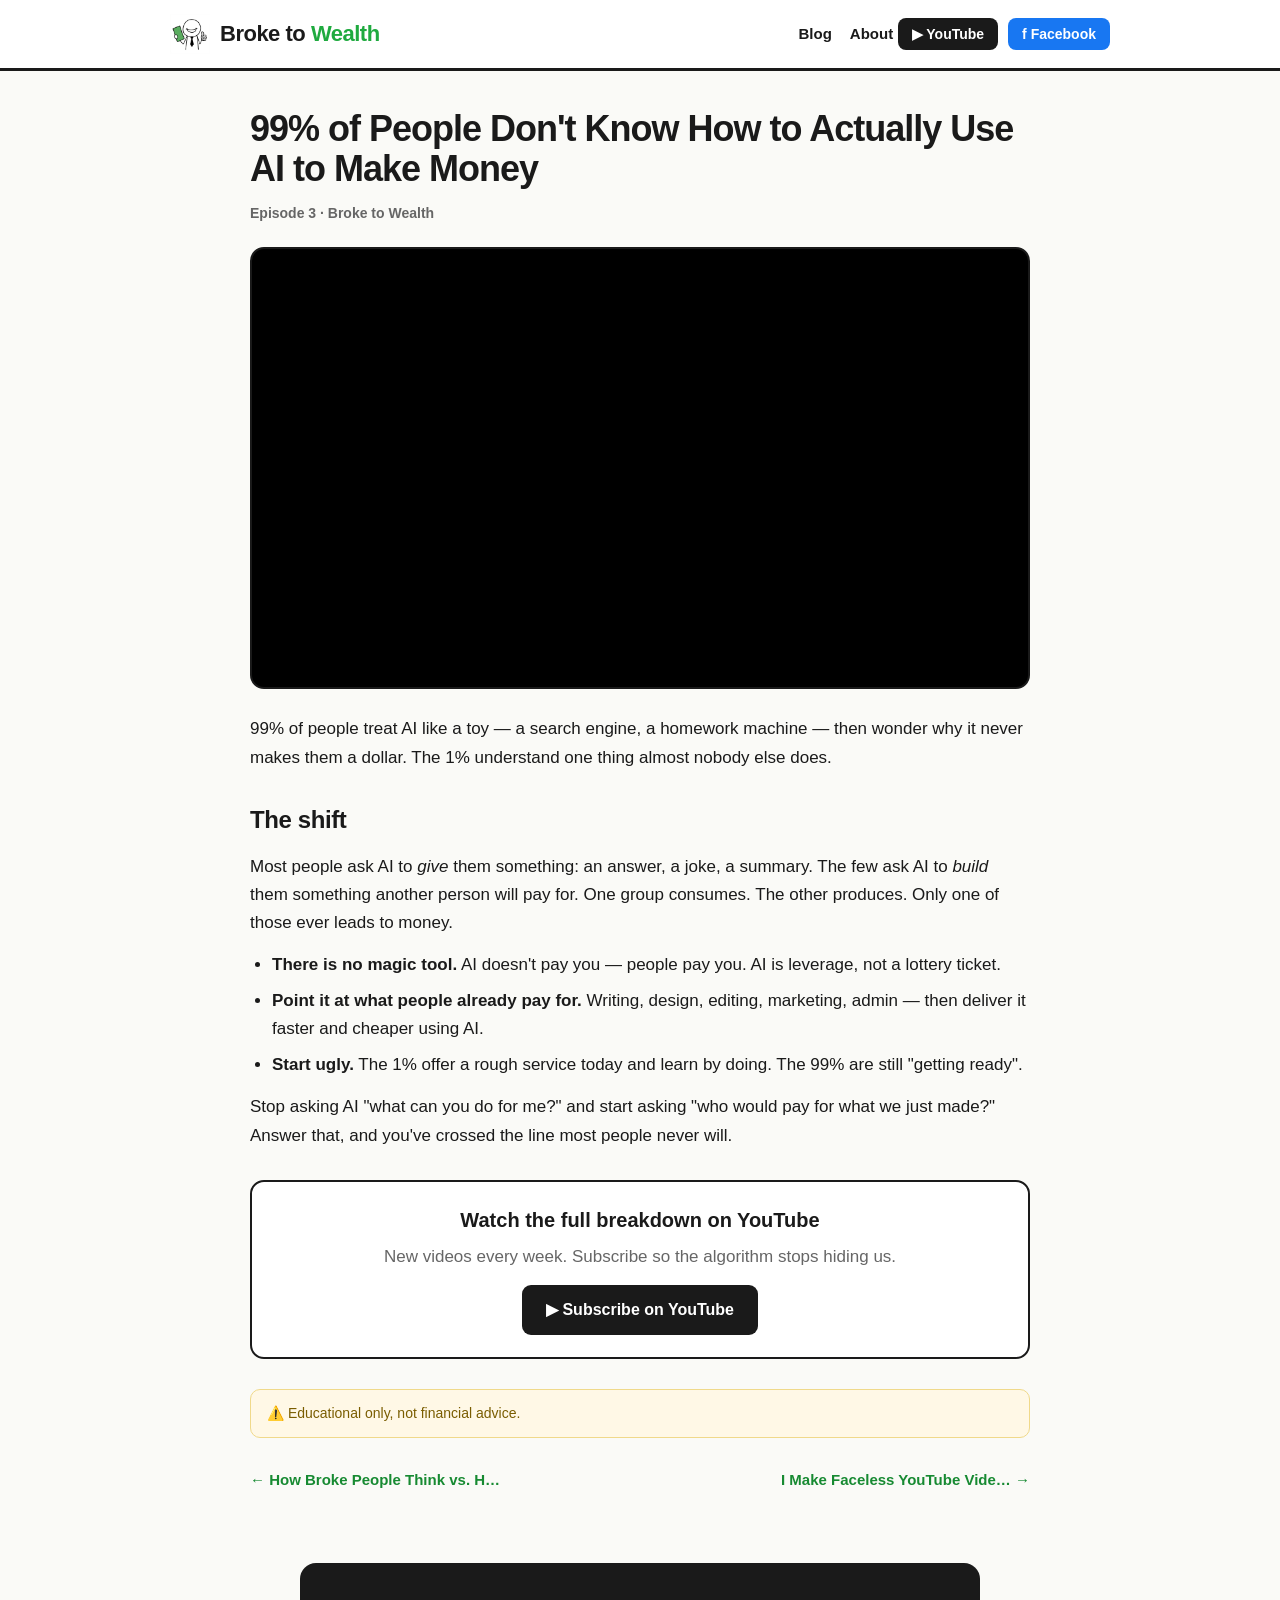
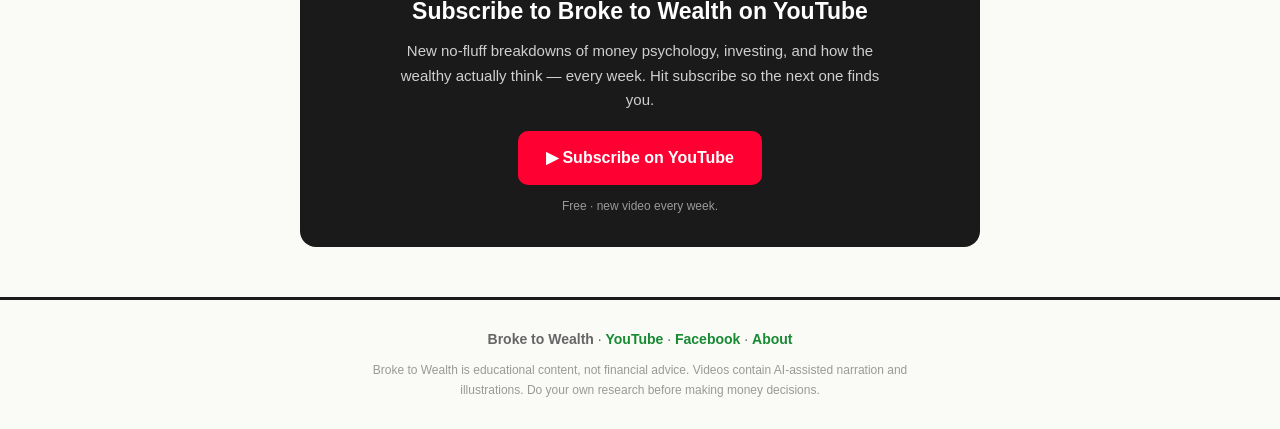
<file: website/posts/how-to-actually-use-ai-to-make-money.html>
<!doctype html><html lang="en"><head>
<meta charset="utf-8">
<meta name="viewport" content="width=device-width,initial-scale=1">
<title>99% of People Don&#x27;t Know How to Actually Use AI to Make Money — Broke to Wealth</title>
<meta name="description" content="Most people use AI like a toy. A tiny group uses the exact same tool to make money. Here&#x27;s the one shift between them.">
<link rel="canonical" href="https://broke-to-wealth.onlinemarketing.nu/posts/how-to-actually-use-ai-to-make-money.html">
<meta name="robots" content="index,follow,max-image-preview:large">
<meta name="theme-color" content="#1faa3f">
<link rel="icon" type="image/png" href="../img/logo.png">
<link rel="apple-touch-icon" href="../img/logo.png">
<meta property="og:type" content="article">
<meta property="og:site_name" content="Broke to Wealth">
<meta property="og:title" content="99% of People Don&#x27;t Know How to Actually Use AI to Make Money — Broke to Wealth">
<meta property="og:description" content="Most people use AI like a toy. A tiny group uses the exact same tool to make money. Here&#x27;s the one shift between them.">
<meta property="og:url" content="https://broke-to-wealth.onlinemarketing.nu/posts/how-to-actually-use-ai-to-make-money.html">
<meta property="og:image" content="https://broke-to-wealth.onlinemarketing.nu/img/ai-money-99.png">
<meta property="og:locale" content="en_US">
<meta name="twitter:card" content="summary_large_image">
<meta name="twitter:title" content="99% of People Don&#x27;t Know How to Actually Use AI to Make Money — Broke to Wealth">
<meta name="twitter:description" content="Most people use AI like a toy. A tiny group uses the exact same tool to make money. Here&#x27;s the one shift between them.">
<meta name="twitter:image" content="https://broke-to-wealth.onlinemarketing.nu/img/ai-money-99.png">
<link rel="preconnect" href="https://www.youtube.com">
<link rel="stylesheet" href="../style.css">
<script type="application/ld+json">{"@context": "https://schema.org", "@graph": [{"@type": "Organization", "@id": "https://broke-to-wealth.onlinemarketing.nu/#org", "name": "Broke to Wealth", "url": "https://broke-to-wealth.onlinemarketing.nu/", "logo": {"@type": "ImageObject", "url": "https://broke-to-wealth.onlinemarketing.nu/img/logo.png"}, "sameAs": ["https://www.youtube.com/@broke-to-wealth", "https://www.facebook.com/broke.to.wealth"]}, {"@type": "BlogPosting", "headline": "99% of People Don't Know How to Actually Use AI to Make Money", "description": "Most people use AI like a toy. A tiny group uses the exact same tool to make money. Here's the one shift between them.", "image": "https://broke-to-wealth.onlinemarketing.nu/img/ai-money-99.png", "url": "https://broke-to-wealth.onlinemarketing.nu/posts/how-to-actually-use-ai-to-make-money.html", "mainEntityOfPage": "https://broke-to-wealth.onlinemarketing.nu/posts/how-to-actually-use-ai-to-make-money.html", "inLanguage": "en", "author": {"@id": "https://broke-to-wealth.onlinemarketing.nu/#org"}, "publisher": {"@id": "https://broke-to-wealth.onlinemarketing.nu/#org"}}]}</script>
</head><body>
<header class="site"><div class="nav">
<a class="brand" href="../index.html"><img src="../img/logo.png" alt="Broke to Wealth"><span><span class="b">Broke to</span> <span class="k">Wealth</span></span></a>
<nav><a class="navlink" href="../index.html">Blog</a><a class="navlink" href="../about.html">About</a>
<a class="yt" href="https://www.youtube.com/@broke-to-wealth" target="_blank" rel="noopener">▶ YouTube</a><a class="fb" href="https://www.facebook.com/broke.to.wealth" target="_blank" rel="noopener">f Facebook</a></nav>
</div></header><div class="wrap"><article>
<h1>99% of People Don't Know How to Actually Use AI to Make Money</h1>
<div class="meta">Episode 3 · Broke to Wealth</div>
<div class="embed"><iframe src="https://www.youtube.com/embed/tTbZeiEH0mw" title="99% of People Don't Know How to Actually Use AI to Make Money" allowfullscreen loading="lazy"></iframe></div>

<p>99% of people treat AI like a toy — a search engine, a homework machine — then wonder why it never makes them a dollar. The 1% understand one thing almost nobody else does.</p>
<h2>The shift</h2>
<p>Most people ask AI to <i>give</i> them something: an answer, a joke, a summary. The few ask AI to <i>build</i> them something another person will pay for. One group consumes. The other produces. Only one of those ever leads to money.</p>
<ul>
<li><b>There is no magic tool.</b> AI doesn't pay you — people pay you. AI is leverage, not a lottery ticket.</li>
<li><b>Point it at what people already pay for.</b> Writing, design, editing, marketing, admin — then deliver it faster and cheaper using AI.</li>
<li><b>Start ugly.</b> The 1% offer a rough service today and learn by doing. The 99% are still "getting ready".</li>
</ul>
<p>Stop asking AI "what can you do for me?" and start asking "who would pay for what we just made?" Answer that, and you've crossed the line most people never will.</p>

<div class="cta"><h3>Watch the full breakdown on YouTube</h3>
<p>New videos every week. Subscribe so the algorithm stops hiding us.</p>
<a class="btn" href="https://www.youtube.com/@broke-to-wealth?sub_confirmation=1" target="_blank" rel="noopener">▶ Subscribe on YouTube</a></div>
<div class="disclaimer">⚠️ Educational only, not financial advice.</div>
<div class="backlinks"><a href="how-broke-people-think-vs-rich-people.html">← How Broke People Think vs. H…</a><a href="i-make-faceless-youtube-videos-with-ai.html">I Make Faceless YouTube Vide… →</a></div>
</article>
<div class="sub">
<h3>Subscribe to Broke to Wealth on YouTube</h3>
<p>New no-fluff breakdowns of money psychology, investing, and how the wealthy actually think — every week. Hit subscribe so the next one finds you.</p>
<a class="btn-yt" href="https://www.youtube.com/@broke-to-wealth?sub_confirmation=1" target="_blank" rel="noopener">▶ Subscribe on YouTube</a>
<small>Free · new video every week.</small></div>
</div><footer class="site"><div class="wrap">
<p><b>Broke to Wealth</b> · <a href="https://www.youtube.com/@broke-to-wealth" target="_blank" rel="noopener">YouTube</a> · <a href="https://www.facebook.com/broke.to.wealth" target="_blank" rel="noopener">Facebook</a> · <a href="../about.html">About</a></p>
<p class="disc">Broke to Wealth is educational content, not financial advice. Videos contain AI-assisted narration and illustrations. Do your own research before making money decisions.</p>
</div></footer></body></html>
</file>
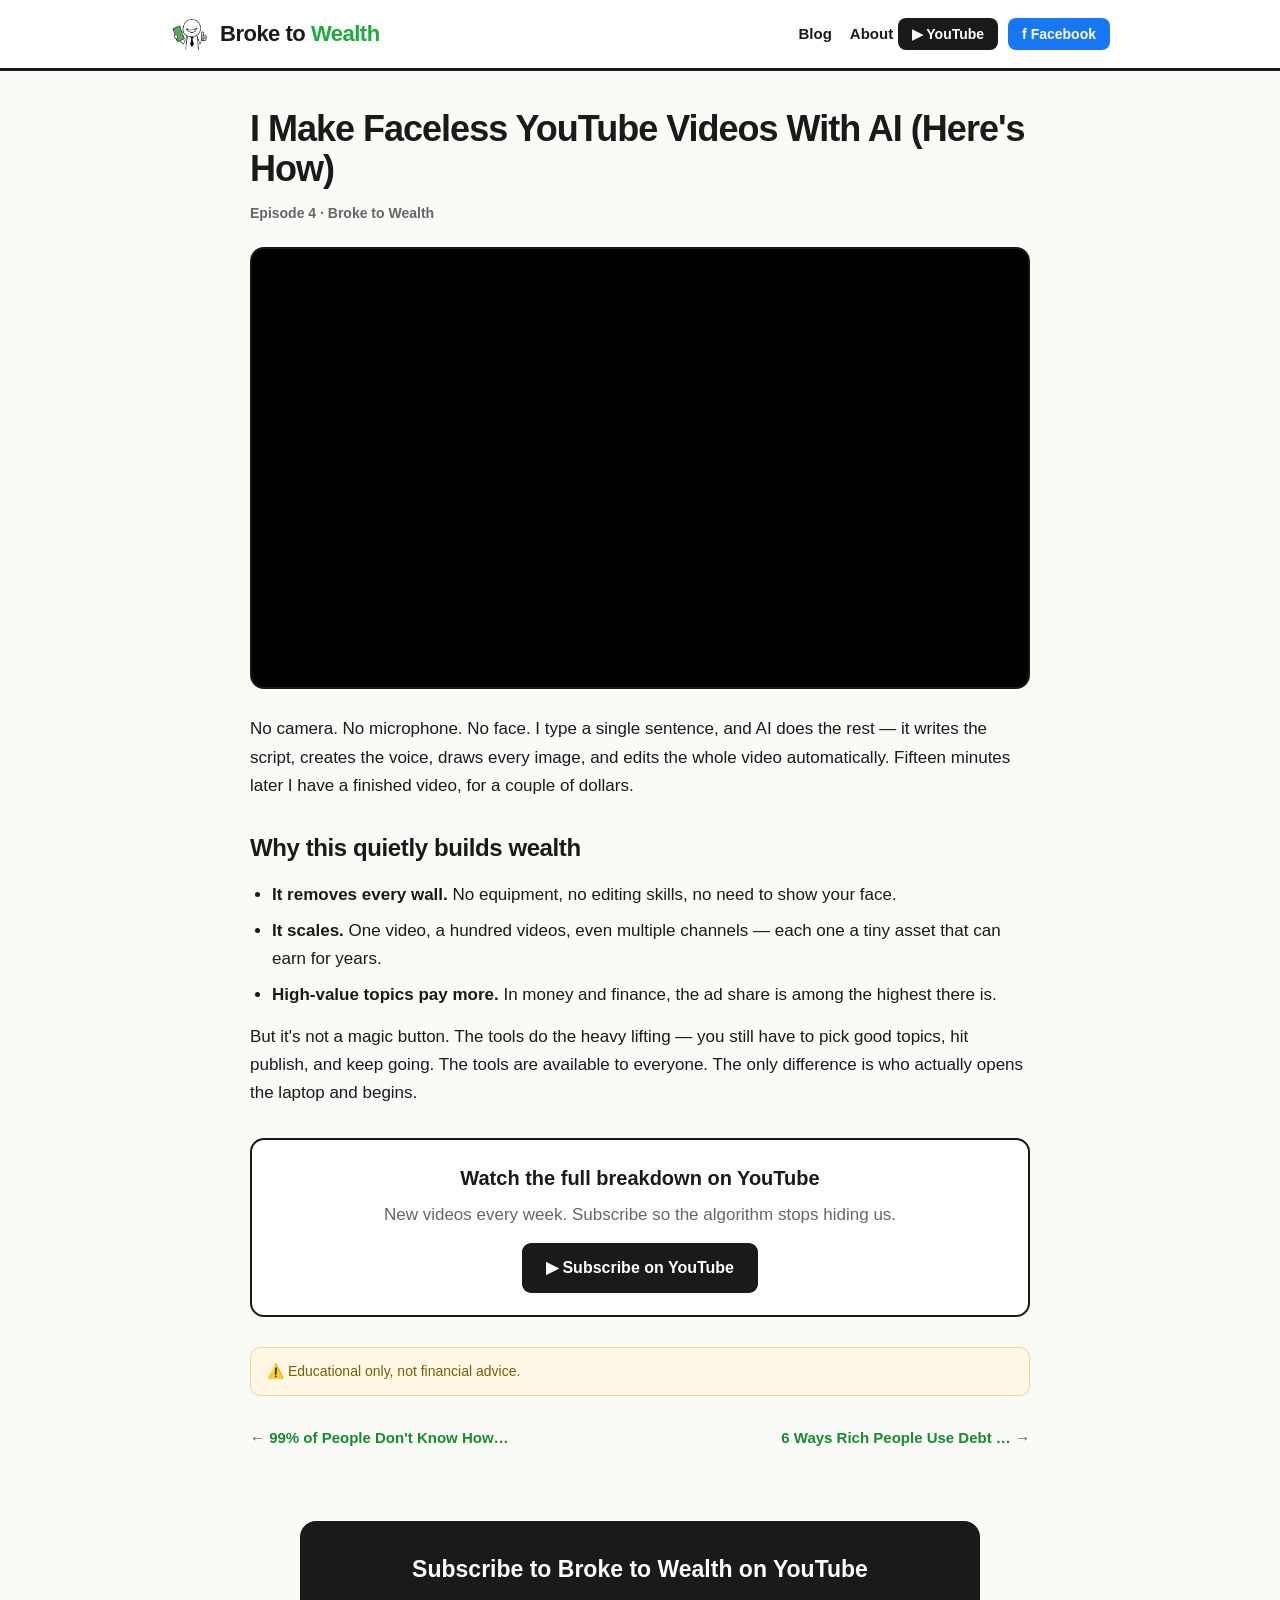
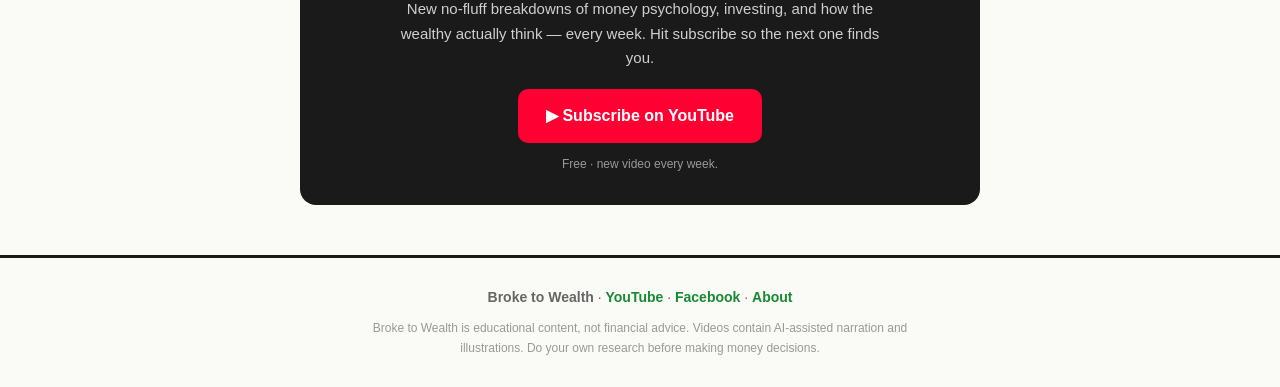
<file: website/posts/i-make-faceless-youtube-videos-with-ai.html>
<!doctype html><html lang="en"><head>
<meta charset="utf-8">
<meta name="viewport" content="width=device-width,initial-scale=1">
<title>I Make Faceless YouTube Videos With AI (Here&#x27;s How) — Broke to Wealth</title>
<meta name="description" content="The voice isn&#x27;t human. The drawings were made by AI. The script was written by AI. And it cost about the price of a sandwich.">
<link rel="canonical" href="https://broke-to-wealth.onlinemarketing.nu/posts/i-make-faceless-youtube-videos-with-ai.html">
<meta name="robots" content="index,follow,max-image-preview:large">
<meta name="theme-color" content="#1faa3f">
<link rel="icon" type="image/png" href="../img/logo.png">
<link rel="apple-touch-icon" href="../img/logo.png">
<meta property="og:type" content="article">
<meta property="og:site_name" content="Broke to Wealth">
<meta property="og:title" content="I Make Faceless YouTube Videos With AI (Here&#x27;s How) — Broke to Wealth">
<meta property="og:description" content="The voice isn&#x27;t human. The drawings were made by AI. The script was written by AI. And it cost about the price of a sandwich.">
<meta property="og:url" content="https://broke-to-wealth.onlinemarketing.nu/posts/i-make-faceless-youtube-videos-with-ai.html">
<meta property="og:image" content="https://broke-to-wealth.onlinemarketing.nu/img/made-by-ai.png">
<meta property="og:locale" content="en_US">
<meta name="twitter:card" content="summary_large_image">
<meta name="twitter:title" content="I Make Faceless YouTube Videos With AI (Here&#x27;s How) — Broke to Wealth">
<meta name="twitter:description" content="The voice isn&#x27;t human. The drawings were made by AI. The script was written by AI. And it cost about the price of a sandwich.">
<meta name="twitter:image" content="https://broke-to-wealth.onlinemarketing.nu/img/made-by-ai.png">
<link rel="preconnect" href="https://www.youtube.com">
<link rel="stylesheet" href="../style.css">
<script type="application/ld+json">{"@context": "https://schema.org", "@graph": [{"@type": "Organization", "@id": "https://broke-to-wealth.onlinemarketing.nu/#org", "name": "Broke to Wealth", "url": "https://broke-to-wealth.onlinemarketing.nu/", "logo": {"@type": "ImageObject", "url": "https://broke-to-wealth.onlinemarketing.nu/img/logo.png"}, "sameAs": ["https://www.youtube.com/@broke-to-wealth", "https://www.facebook.com/broke.to.wealth"]}, {"@type": "BlogPosting", "headline": "I Make Faceless YouTube Videos With AI (Here's How)", "description": "The voice isn't human. The drawings were made by AI. The script was written by AI. And it cost about the price of a sandwich.", "image": "https://broke-to-wealth.onlinemarketing.nu/img/made-by-ai.png", "url": "https://broke-to-wealth.onlinemarketing.nu/posts/i-make-faceless-youtube-videos-with-ai.html", "mainEntityOfPage": "https://broke-to-wealth.onlinemarketing.nu/posts/i-make-faceless-youtube-videos-with-ai.html", "inLanguage": "en", "author": {"@id": "https://broke-to-wealth.onlinemarketing.nu/#org"}, "publisher": {"@id": "https://broke-to-wealth.onlinemarketing.nu/#org"}}]}</script>
</head><body>
<header class="site"><div class="nav">
<a class="brand" href="../index.html"><img src="../img/logo.png" alt="Broke to Wealth"><span><span class="b">Broke to</span> <span class="k">Wealth</span></span></a>
<nav><a class="navlink" href="../index.html">Blog</a><a class="navlink" href="../about.html">About</a>
<a class="yt" href="https://www.youtube.com/@broke-to-wealth" target="_blank" rel="noopener">▶ YouTube</a><a class="fb" href="https://www.facebook.com/broke.to.wealth" target="_blank" rel="noopener">f Facebook</a></nav>
</div></header><div class="wrap"><article>
<h1>I Make Faceless YouTube Videos With AI (Here's How)</h1>
<div class="meta">Episode 4 · Broke to Wealth</div>
<div class="embed"><iframe src="https://www.youtube.com/embed/NiL0IPPHN2U" title="I Make Faceless YouTube Videos With AI (Here's How)" allowfullscreen loading="lazy"></iframe></div>

<p>No camera. No microphone. No face. I type a single sentence, and AI does the rest — it writes the script, creates the voice, draws every image, and edits the whole video automatically. Fifteen minutes later I have a finished video, for a couple of dollars.</p>
<h2>Why this quietly builds wealth</h2>
<ul>
<li><b>It removes every wall.</b> No equipment, no editing skills, no need to show your face.</li>
<li><b>It scales.</b> One video, a hundred videos, even multiple channels — each one a tiny asset that can earn for years.</li>
<li><b>High-value topics pay more.</b> In money and finance, the ad share is among the highest there is.</li>
</ul>
<p>But it's not a magic button. The tools do the heavy lifting — you still have to pick good topics, hit publish, and keep going. The tools are available to everyone. The only difference is who actually opens the laptop and begins.</p>

<div class="cta"><h3>Watch the full breakdown on YouTube</h3>
<p>New videos every week. Subscribe so the algorithm stops hiding us.</p>
<a class="btn" href="https://www.youtube.com/@broke-to-wealth?sub_confirmation=1" target="_blank" rel="noopener">▶ Subscribe on YouTube</a></div>
<div class="disclaimer">⚠️ Educational only, not financial advice.</div>
<div class="backlinks"><a href="how-to-actually-use-ai-to-make-money.html">← 99% of People Don't Know How…</a><a href="6-ways-rich-people-use-debt.html">6 Ways Rich People Use Debt … →</a></div>
</article>
<div class="sub">
<h3>Subscribe to Broke to Wealth on YouTube</h3>
<p>New no-fluff breakdowns of money psychology, investing, and how the wealthy actually think — every week. Hit subscribe so the next one finds you.</p>
<a class="btn-yt" href="https://www.youtube.com/@broke-to-wealth?sub_confirmation=1" target="_blank" rel="noopener">▶ Subscribe on YouTube</a>
<small>Free · new video every week.</small></div>
</div><footer class="site"><div class="wrap">
<p><b>Broke to Wealth</b> · <a href="https://www.youtube.com/@broke-to-wealth" target="_blank" rel="noopener">YouTube</a> · <a href="https://www.facebook.com/broke.to.wealth" target="_blank" rel="noopener">Facebook</a> · <a href="../about.html">About</a></p>
<p class="disc">Broke to Wealth is educational content, not financial advice. Videos contain AI-assisted narration and illustrations. Do your own research before making money decisions.</p>
</div></footer></body></html>
</file>
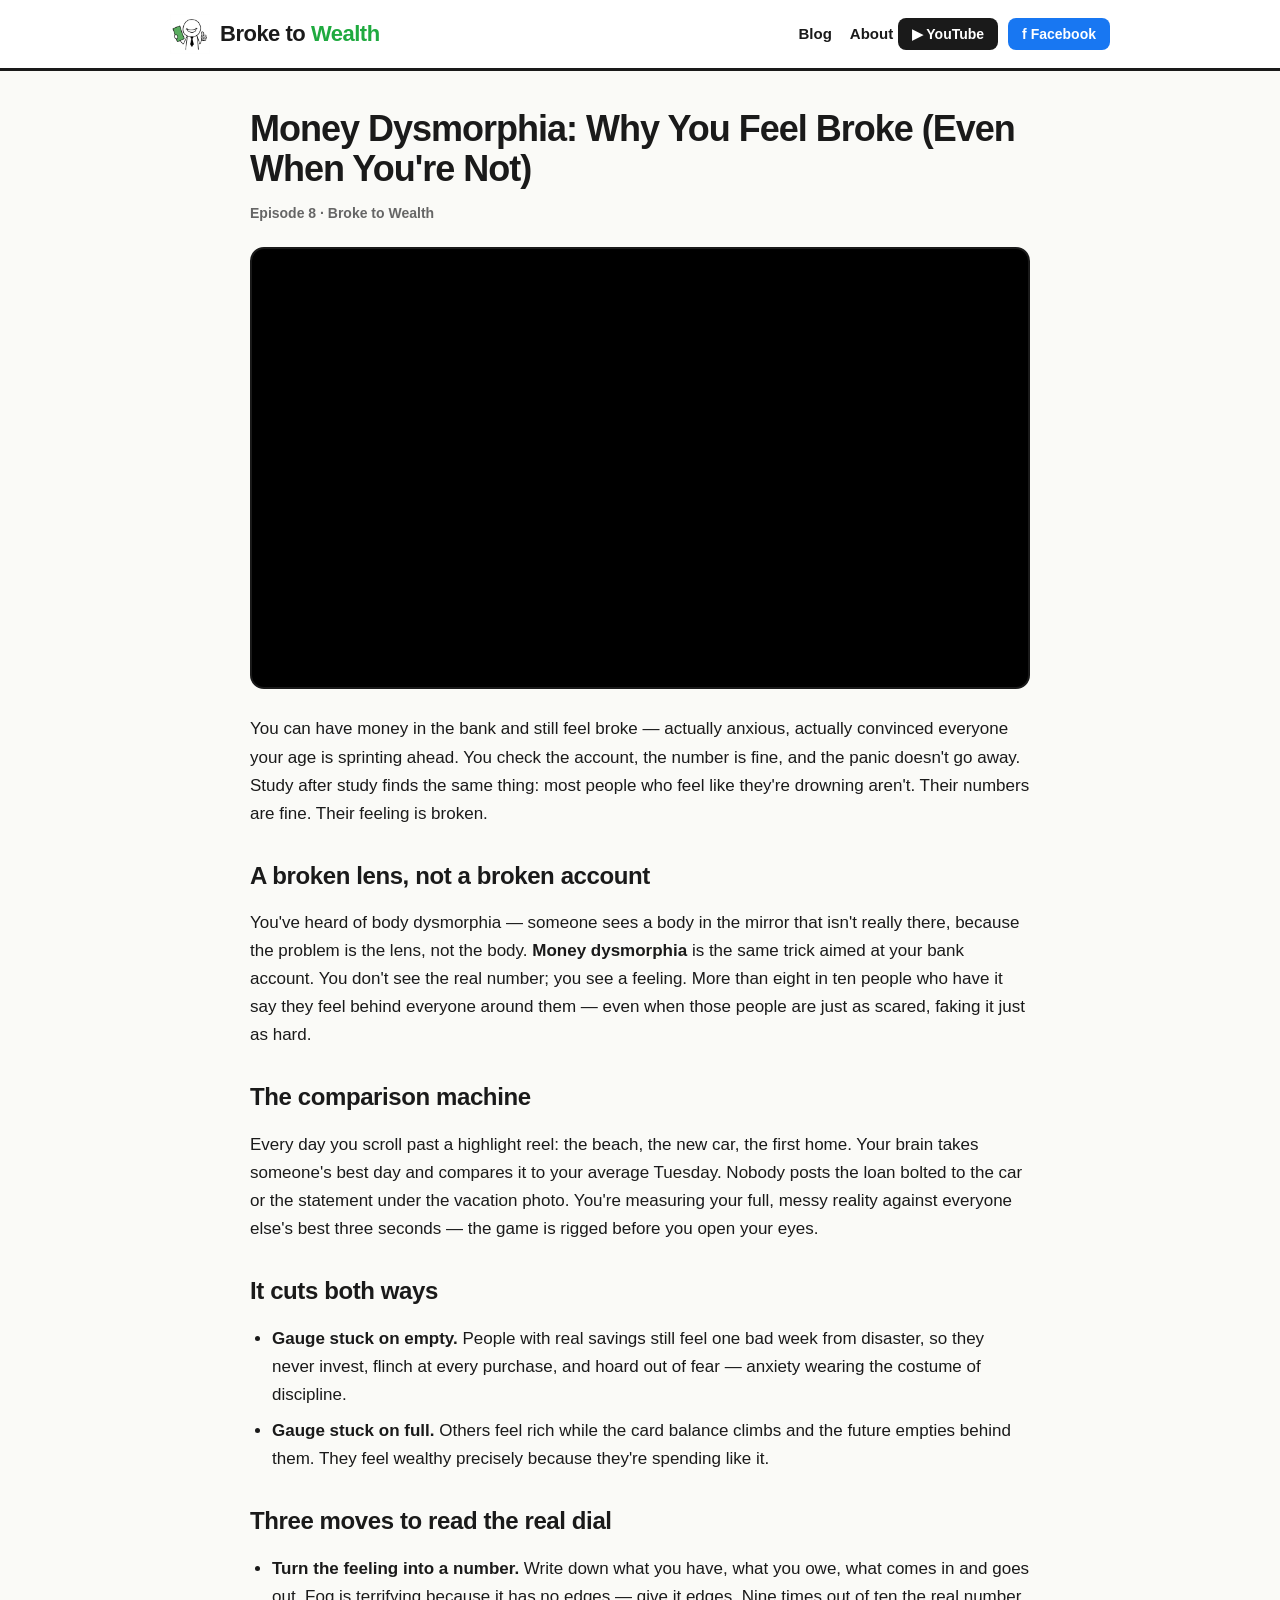
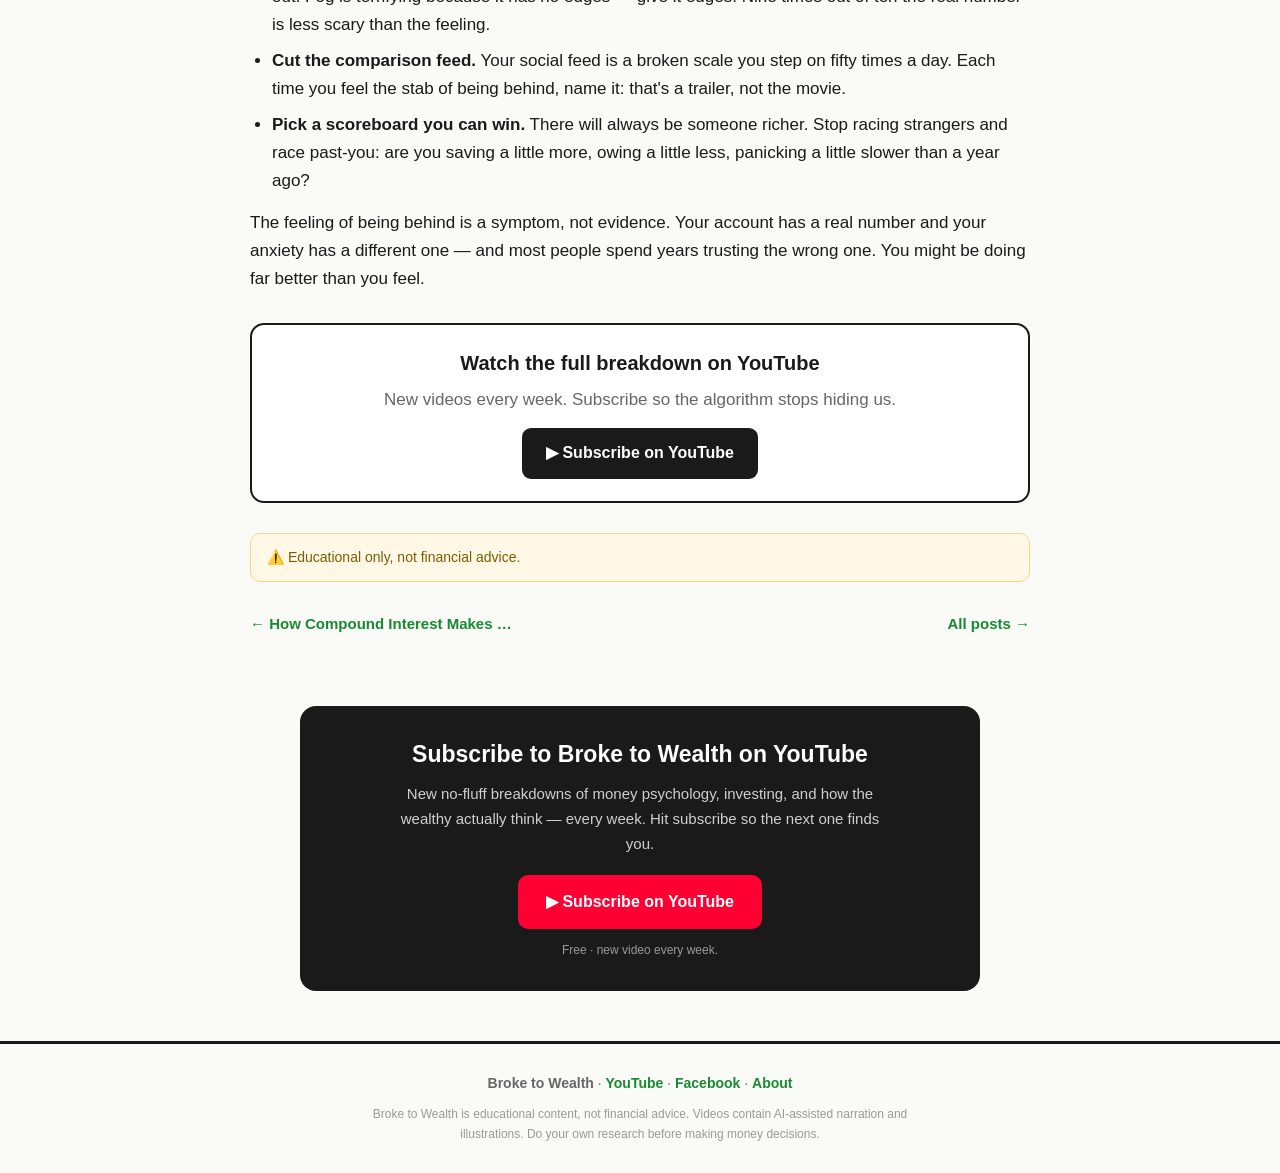
<file: website/posts/money-dysmorphia-why-you-feel-broke.html>
<!doctype html><html lang="en"><head>
<meta charset="utf-8">
<meta name="viewport" content="width=device-width,initial-scale=1">
<title>Money Dysmorphia: Why You Feel Broke (Even When You&#x27;re Not) — Broke to Wealth</title>
<meta name="description" content="You can have money in the bank and still feel broke. There&#x27;s a name for that broken feeling now — and it&#x27;s quietly costing you.">
<link rel="canonical" href="https://broke-to-wealth.onlinemarketing.nu/posts/money-dysmorphia-why-you-feel-broke.html">
<meta name="robots" content="index,follow,max-image-preview:large">
<meta name="theme-color" content="#1faa3f">
<link rel="icon" type="image/png" href="../img/logo.png">
<link rel="apple-touch-icon" href="../img/logo.png">
<meta property="og:type" content="article">
<meta property="og:site_name" content="Broke to Wealth">
<meta property="og:title" content="Money Dysmorphia: Why You Feel Broke (Even When You&#x27;re Not) — Broke to Wealth">
<meta property="og:description" content="You can have money in the bank and still feel broke. There&#x27;s a name for that broken feeling now — and it&#x27;s quietly costing you.">
<meta property="og:url" content="https://broke-to-wealth.onlinemarketing.nu/posts/money-dysmorphia-why-you-feel-broke.html">
<meta property="og:image" content="https://broke-to-wealth.onlinemarketing.nu/img/money-dysmorphia.png">
<meta property="og:locale" content="en_US">
<meta name="twitter:card" content="summary_large_image">
<meta name="twitter:title" content="Money Dysmorphia: Why You Feel Broke (Even When You&#x27;re Not) — Broke to Wealth">
<meta name="twitter:description" content="You can have money in the bank and still feel broke. There&#x27;s a name for that broken feeling now — and it&#x27;s quietly costing you.">
<meta name="twitter:image" content="https://broke-to-wealth.onlinemarketing.nu/img/money-dysmorphia.png">
<link rel="preconnect" href="https://www.youtube.com">
<link rel="stylesheet" href="../style.css">
<script type="application/ld+json">{"@context": "https://schema.org", "@graph": [{"@type": "Organization", "@id": "https://broke-to-wealth.onlinemarketing.nu/#org", "name": "Broke to Wealth", "url": "https://broke-to-wealth.onlinemarketing.nu/", "logo": {"@type": "ImageObject", "url": "https://broke-to-wealth.onlinemarketing.nu/img/logo.png"}, "sameAs": ["https://www.youtube.com/@broke-to-wealth", "https://www.facebook.com/broke.to.wealth"]}, {"@type": "BlogPosting", "headline": "Money Dysmorphia: Why You Feel Broke (Even When You're Not)", "description": "You can have money in the bank and still feel broke. There's a name for that broken feeling now — and it's quietly costing you.", "image": "https://broke-to-wealth.onlinemarketing.nu/img/money-dysmorphia.png", "url": "https://broke-to-wealth.onlinemarketing.nu/posts/money-dysmorphia-why-you-feel-broke.html", "mainEntityOfPage": "https://broke-to-wealth.onlinemarketing.nu/posts/money-dysmorphia-why-you-feel-broke.html", "inLanguage": "en", "author": {"@id": "https://broke-to-wealth.onlinemarketing.nu/#org"}, "publisher": {"@id": "https://broke-to-wealth.onlinemarketing.nu/#org"}}]}</script>
</head><body>
<header class="site"><div class="nav">
<a class="brand" href="../index.html"><img src="../img/logo.png" alt="Broke to Wealth"><span><span class="b">Broke to</span> <span class="k">Wealth</span></span></a>
<nav><a class="navlink" href="../index.html">Blog</a><a class="navlink" href="../about.html">About</a>
<a class="yt" href="https://www.youtube.com/@broke-to-wealth" target="_blank" rel="noopener">▶ YouTube</a><a class="fb" href="https://www.facebook.com/broke.to.wealth" target="_blank" rel="noopener">f Facebook</a></nav>
</div></header><div class="wrap"><article>
<h1>Money Dysmorphia: Why You Feel Broke (Even When You're Not)</h1>
<div class="meta">Episode 8 · Broke to Wealth</div>
<div class="embed"><iframe src="https://www.youtube.com/embed/sAitAAVrpys" title="Money Dysmorphia: Why You Feel Broke (Even When You're Not)" allowfullscreen loading="lazy"></iframe></div>

<p>You can have money in the bank and still feel broke — actually anxious, actually convinced everyone your age is sprinting ahead. You check the account, the number is fine, and the panic doesn't go away. Study after study finds the same thing: most people who feel like they're drowning aren't. Their numbers are fine. Their feeling is broken.</p>
<h2>A broken lens, not a broken account</h2>
<p>You've heard of body dysmorphia — someone sees a body in the mirror that isn't really there, because the problem is the lens, not the body. <b>Money dysmorphia</b> is the same trick aimed at your bank account. You don't see the real number; you see a feeling. More than eight in ten people who have it say they feel behind everyone around them — even when those people are just as scared, faking it just as hard.</p>
<h2>The comparison machine</h2>
<p>Every day you scroll past a highlight reel: the beach, the new car, the first home. Your brain takes someone's best day and compares it to your average Tuesday. Nobody posts the loan bolted to the car or the statement under the vacation photo. You're measuring your full, messy reality against everyone else's best three seconds — the game is rigged before you open your eyes.</p>
<h2>It cuts both ways</h2>
<ul>
<li><b>Gauge stuck on empty.</b> People with real savings still feel one bad week from disaster, so they never invest, flinch at every purchase, and hoard out of fear — anxiety wearing the costume of discipline.</li>
<li><b>Gauge stuck on full.</b> Others feel rich while the card balance climbs and the future empties behind them. They feel wealthy precisely because they're spending like it.</li>
</ul>
<h2>Three moves to read the real dial</h2>
<ul>
<li><b>Turn the feeling into a number.</b> Write down what you have, what you owe, what comes in and goes out. Fog is terrifying because it has no edges — give it edges. Nine times out of ten the real number is less scary than the feeling.</li>
<li><b>Cut the comparison feed.</b> Your social feed is a broken scale you step on fifty times a day. Each time you feel the stab of being behind, name it: that's a trailer, not the movie.</li>
<li><b>Pick a scoreboard you can win.</b> There will always be someone richer. Stop racing strangers and race past-you: are you saving a little more, owing a little less, panicking a little slower than a year ago?</li>
</ul>
<p>The feeling of being behind is a symptom, not evidence. Your account has a real number and your anxiety has a different one — and most people spend years trusting the wrong one. You might be doing far better than you feel.</p>

<div class="cta"><h3>Watch the full breakdown on YouTube</h3>
<p>New videos every week. Subscribe so the algorithm stops hiding us.</p>
<a class="btn" href="https://www.youtube.com/@broke-to-wealth?sub_confirmation=1" target="_blank" rel="noopener">▶ Subscribe on YouTube</a></div>
<div class="disclaimer">⚠️ Educational only, not financial advice.</div>
<div class="backlinks"><a href="how-compound-interest-makes-you-rich.html">← How Compound Interest Makes …</a><a href="../index.html">All posts →</a></div>
</article>
<div class="sub">
<h3>Subscribe to Broke to Wealth on YouTube</h3>
<p>New no-fluff breakdowns of money psychology, investing, and how the wealthy actually think — every week. Hit subscribe so the next one finds you.</p>
<a class="btn-yt" href="https://www.youtube.com/@broke-to-wealth?sub_confirmation=1" target="_blank" rel="noopener">▶ Subscribe on YouTube</a>
<small>Free · new video every week.</small></div>
</div><footer class="site"><div class="wrap">
<p><b>Broke to Wealth</b> · <a href="https://www.youtube.com/@broke-to-wealth" target="_blank" rel="noopener">YouTube</a> · <a href="https://www.facebook.com/broke.to.wealth" target="_blank" rel="noopener">Facebook</a> · <a href="../about.html">About</a></p>
<p class="disc">Broke to Wealth is educational content, not financial advice. Videos contain AI-assisted narration and illustrations. Do your own research before making money decisions.</p>
</div></footer></body></html>
</file>
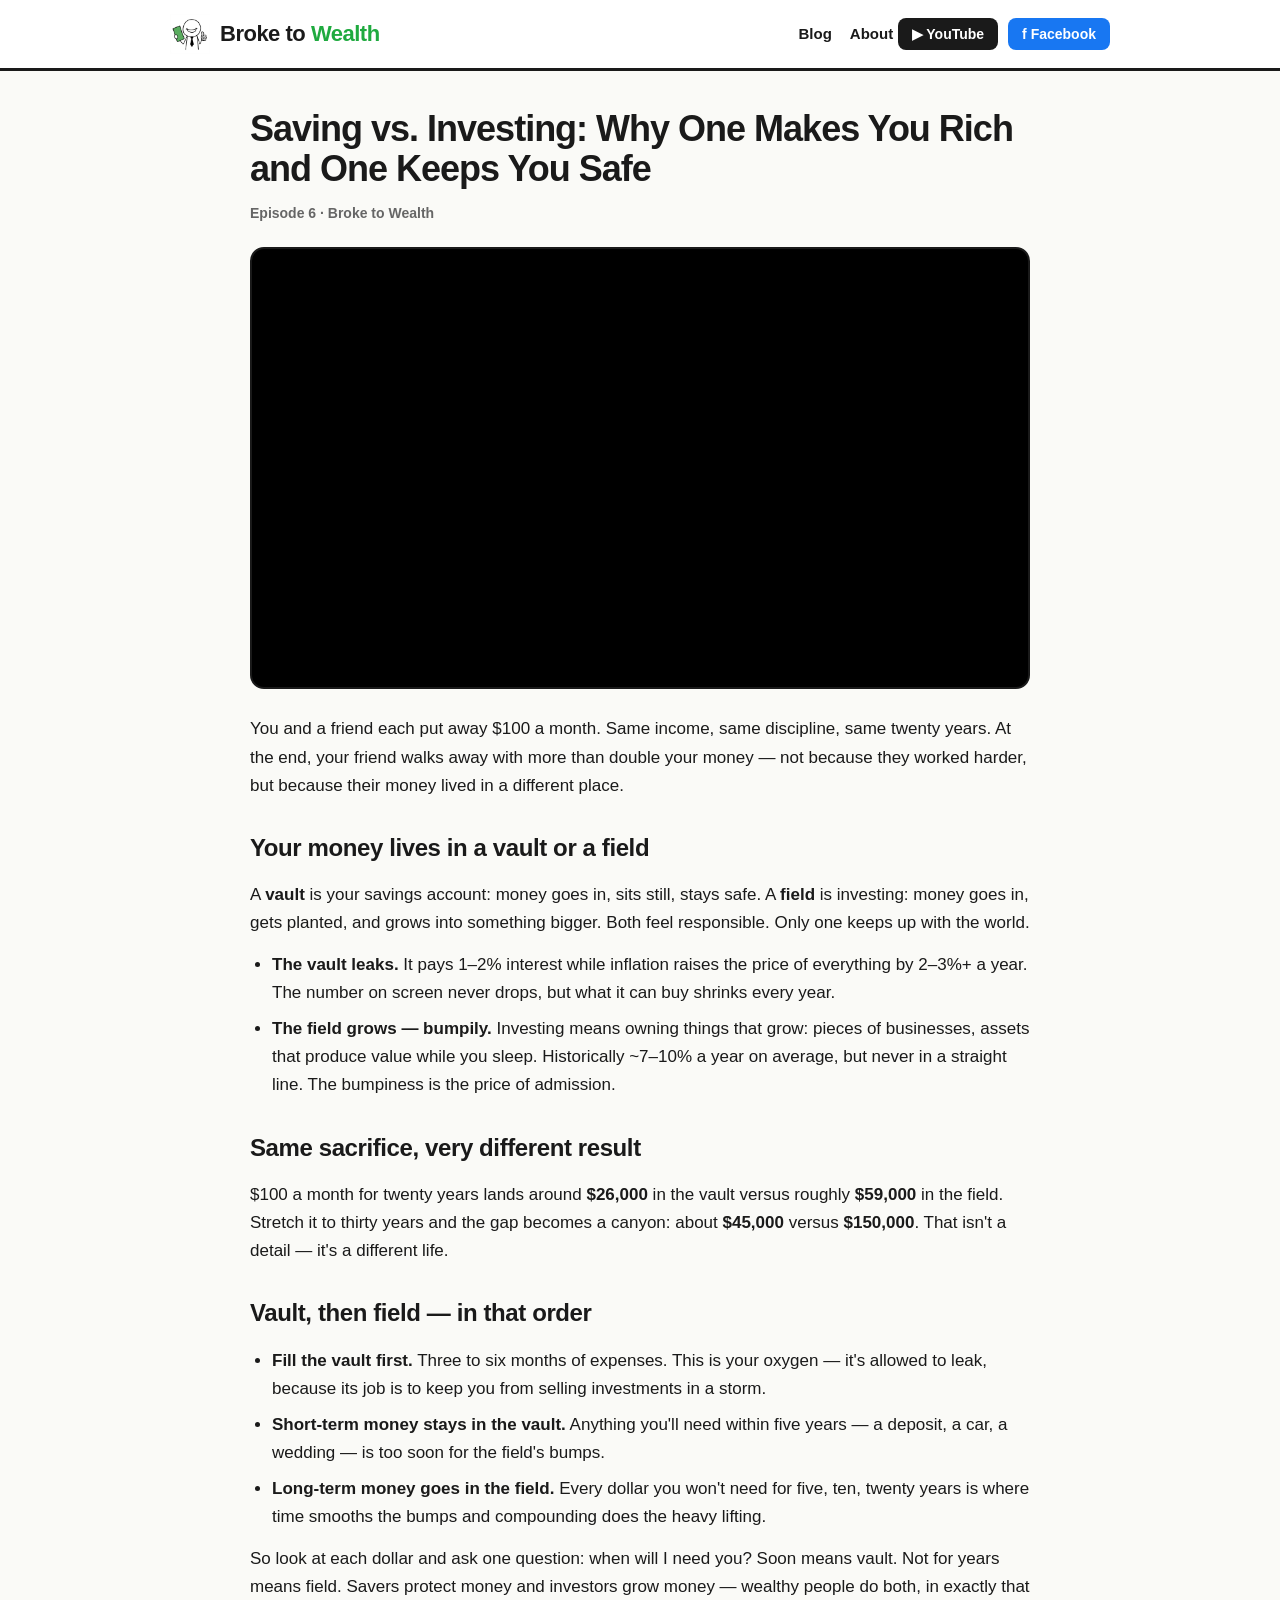
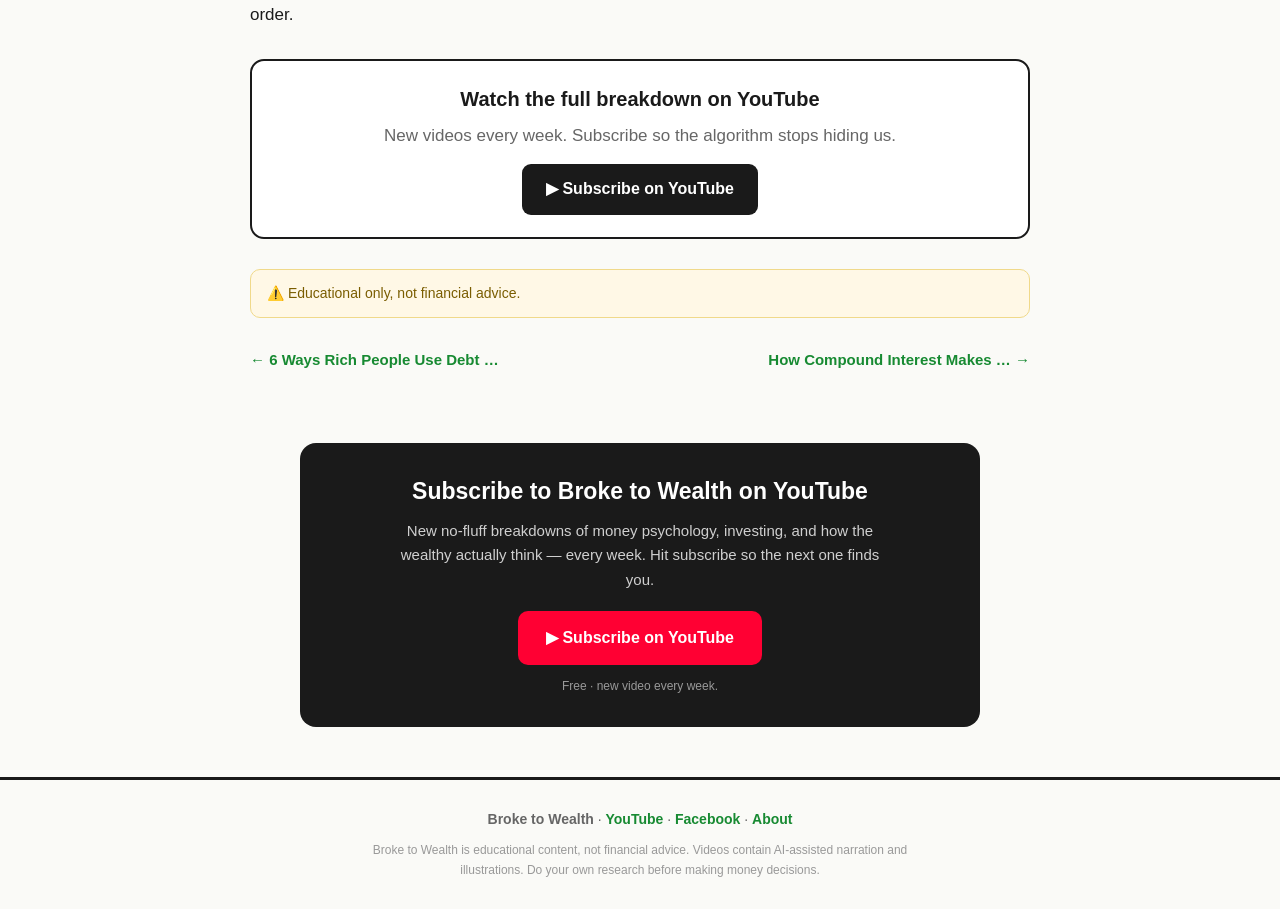
<file: website/posts/saving-vs-investing.html>
<!doctype html><html lang="en"><head>
<meta charset="utf-8">
<meta name="viewport" content="width=device-width,initial-scale=1">
<title>Saving vs. Investing: Why One Makes You Rich and One Keeps You Safe — Broke to Wealth</title>
<meta name="description" content="Two people save the exact same $100 a month for 20 years. One walks away with double the other — not from working harder, but from where the money lived.">
<link rel="canonical" href="https://broke-to-wealth.onlinemarketing.nu/posts/saving-vs-investing.html">
<meta name="robots" content="index,follow,max-image-preview:large">
<meta name="theme-color" content="#1faa3f">
<link rel="icon" type="image/png" href="../img/logo.png">
<link rel="apple-touch-icon" href="../img/logo.png">
<meta property="og:type" content="article">
<meta property="og:site_name" content="Broke to Wealth">
<meta property="og:title" content="Saving vs. Investing: Why One Makes You Rich and One Keeps You Safe — Broke to Wealth">
<meta property="og:description" content="Two people save the exact same $100 a month for 20 years. One walks away with double the other — not from working harder, but from where the money lived.">
<meta property="og:url" content="https://broke-to-wealth.onlinemarketing.nu/posts/saving-vs-investing.html">
<meta property="og:image" content="https://broke-to-wealth.onlinemarketing.nu/img/saving-vs-investing.png">
<meta property="og:locale" content="en_US">
<meta name="twitter:card" content="summary_large_image">
<meta name="twitter:title" content="Saving vs. Investing: Why One Makes You Rich and One Keeps You Safe — Broke to Wealth">
<meta name="twitter:description" content="Two people save the exact same $100 a month for 20 years. One walks away with double the other — not from working harder, but from where the money lived.">
<meta name="twitter:image" content="https://broke-to-wealth.onlinemarketing.nu/img/saving-vs-investing.png">
<link rel="preconnect" href="https://www.youtube.com">
<link rel="stylesheet" href="../style.css">
<script type="application/ld+json">{"@context": "https://schema.org", "@graph": [{"@type": "Organization", "@id": "https://broke-to-wealth.onlinemarketing.nu/#org", "name": "Broke to Wealth", "url": "https://broke-to-wealth.onlinemarketing.nu/", "logo": {"@type": "ImageObject", "url": "https://broke-to-wealth.onlinemarketing.nu/img/logo.png"}, "sameAs": ["https://www.youtube.com/@broke-to-wealth", "https://www.facebook.com/broke.to.wealth"]}, {"@type": "BlogPosting", "headline": "Saving vs. Investing: Why One Makes You Rich and One Keeps You Safe", "description": "Two people save the exact same $100 a month for 20 years. One walks away with double the other — not from working harder, but from where the money lived.", "image": "https://broke-to-wealth.onlinemarketing.nu/img/saving-vs-investing.png", "url": "https://broke-to-wealth.onlinemarketing.nu/posts/saving-vs-investing.html", "mainEntityOfPage": "https://broke-to-wealth.onlinemarketing.nu/posts/saving-vs-investing.html", "inLanguage": "en", "author": {"@id": "https://broke-to-wealth.onlinemarketing.nu/#org"}, "publisher": {"@id": "https://broke-to-wealth.onlinemarketing.nu/#org"}}]}</script>
</head><body>
<header class="site"><div class="nav">
<a class="brand" href="../index.html"><img src="../img/logo.png" alt="Broke to Wealth"><span><span class="b">Broke to</span> <span class="k">Wealth</span></span></a>
<nav><a class="navlink" href="../index.html">Blog</a><a class="navlink" href="../about.html">About</a>
<a class="yt" href="https://www.youtube.com/@broke-to-wealth" target="_blank" rel="noopener">▶ YouTube</a><a class="fb" href="https://www.facebook.com/broke.to.wealth" target="_blank" rel="noopener">f Facebook</a></nav>
</div></header><div class="wrap"><article>
<h1>Saving vs. Investing: Why One Makes You Rich and One Keeps You Safe</h1>
<div class="meta">Episode 6 · Broke to Wealth</div>
<div class="embed"><iframe src="https://www.youtube.com/embed/nlJqjvWWzJA" title="Saving vs. Investing: Why One Makes You Rich and One Keeps You Safe" allowfullscreen loading="lazy"></iframe></div>

<p>You and a friend each put away $100 a month. Same income, same discipline, same twenty years. At the end, your friend walks away with more than double your money — not because they worked harder, but because their money lived in a different place.</p>
<h2>Your money lives in a vault or a field</h2>
<p>A <b>vault</b> is your savings account: money goes in, sits still, stays safe. A <b>field</b> is investing: money goes in, gets planted, and grows into something bigger. Both feel responsible. Only one keeps up with the world.</p>
<ul>
<li><b>The vault leaks.</b> It pays 1–2% interest while inflation raises the price of everything by 2–3%+ a year. The number on screen never drops, but what it can buy shrinks every year.</li>
<li><b>The field grows — bumpily.</b> Investing means owning things that grow: pieces of businesses, assets that produce value while you sleep. Historically ~7–10% a year on average, but never in a straight line. The bumpiness is the price of admission.</li>
</ul>
<h2>Same sacrifice, very different result</h2>
<p>$100 a month for twenty years lands around <b>$26,000</b> in the vault versus roughly <b>$59,000</b> in the field. Stretch it to thirty years and the gap becomes a canyon: about <b>$45,000</b> versus <b>$150,000</b>. That isn't a detail — it's a different life.</p>
<h2>Vault, then field — in that order</h2>
<ul>
<li><b>Fill the vault first.</b> Three to six months of expenses. This is your oxygen — it's allowed to leak, because its job is to keep you from selling investments in a storm.</li>
<li><b>Short-term money stays in the vault.</b> Anything you'll need within five years — a deposit, a car, a wedding — is too soon for the field's bumps.</li>
<li><b>Long-term money goes in the field.</b> Every dollar you won't need for five, ten, twenty years is where time smooths the bumps and compounding does the heavy lifting.</li>
</ul>
<p>So look at each dollar and ask one question: when will I need you? Soon means vault. Not for years means field. Savers protect money and investors grow money — wealthy people do both, in exactly that order.</p>

<div class="cta"><h3>Watch the full breakdown on YouTube</h3>
<p>New videos every week. Subscribe so the algorithm stops hiding us.</p>
<a class="btn" href="https://www.youtube.com/@broke-to-wealth?sub_confirmation=1" target="_blank" rel="noopener">▶ Subscribe on YouTube</a></div>
<div class="disclaimer">⚠️ Educational only, not financial advice.</div>
<div class="backlinks"><a href="6-ways-rich-people-use-debt.html">← 6 Ways Rich People Use Debt …</a><a href="how-compound-interest-makes-you-rich.html">How Compound Interest Makes … →</a></div>
</article>
<div class="sub">
<h3>Subscribe to Broke to Wealth on YouTube</h3>
<p>New no-fluff breakdowns of money psychology, investing, and how the wealthy actually think — every week. Hit subscribe so the next one finds you.</p>
<a class="btn-yt" href="https://www.youtube.com/@broke-to-wealth?sub_confirmation=1" target="_blank" rel="noopener">▶ Subscribe on YouTube</a>
<small>Free · new video every week.</small></div>
</div><footer class="site"><div class="wrap">
<p><b>Broke to Wealth</b> · <a href="https://www.youtube.com/@broke-to-wealth" target="_blank" rel="noopener">YouTube</a> · <a href="https://www.facebook.com/broke.to.wealth" target="_blank" rel="noopener">Facebook</a> · <a href="../about.html">About</a></p>
<p class="disc">Broke to Wealth is educational content, not financial advice. Videos contain AI-assisted narration and illustrations. Do your own research before making money decisions.</p>
</div></footer></body></html>
</file>
<file: website/style.css>
:root{
  --green:#1faa3f; --green-d:#178a32; --ink:#1a1a1a; --bg:#fafaf7;
  --muted:#666; --line:#e6e6e0; --card:#ffffff;
}
*{box-sizing:border-box;margin:0;padding:0}
html{scroll-behavior:smooth}
body{
  font-family:-apple-system,BlinkMacSystemFont,"Segoe UI",Roboto,Helvetica,Arial,sans-serif;
  color:var(--ink);background:var(--bg);line-height:1.65;-webkit-font-smoothing:antialiased;
}
a{color:var(--green-d);text-decoration:none}
a:hover{text-decoration:underline}
.wrap{max-width:820px;margin:0 auto;padding:0 20px}

/* Header */
header.site{border-bottom:3px solid var(--ink);background:#fff;position:sticky;top:0;z-index:10}
.nav{display:flex;align-items:center;justify-content:space-between;padding:14px 20px;max-width:980px;margin:0 auto}
.brand{display:flex;align-items:center;gap:10px;font-weight:900;font-size:22px;letter-spacing:-.5px;color:var(--ink)}
.brand img{width:40px;height:40px}
.brand .b{color:var(--ink)} .brand .k{color:var(--green)}
.nav a.navlink{color:var(--ink);font-weight:700;margin-left:18px;font-size:15px}
.yt{background:var(--ink);color:#fff !important;padding:8px 14px;border-radius:8px;font-weight:800;font-size:14px}
.yt:hover{background:var(--green);text-decoration:none}
.fb{background:#1877F2;color:#fff !important;padding:8px 14px;border-radius:8px;font-weight:800;font-size:14px;margin-left:10px}
.fb:hover{background:#0e5fcc;text-decoration:none}

/* Hero */
.hero{text-align:center;padding:54px 20px 30px}
.hero img{width:96px;height:96px;margin-bottom:6px}
.hero h1{font-size:46px;font-weight:900;letter-spacing:-1.5px;line-height:1.05}
.hero h1 .k{color:var(--green)}
.hero p.tag{font-size:19px;color:var(--muted);margin-top:10px;font-weight:600}
.hero p.intro{max-width:600px;margin:16px auto 0;color:#444}

/* YouTube subscribe CTA */
.sub{background:var(--ink);color:#fff;border-radius:16px;padding:30px 26px;margin:30px auto;max-width:680px;text-align:center}
.sub h3{font-size:23px;font-weight:900;margin-bottom:8px}
.sub p{color:#cfcfcf;font-size:15px;margin-bottom:18px;max-width:480px;margin-left:auto;margin-right:auto}
.btn-yt{display:inline-block;background:#ff0033;color:#fff !important;padding:14px 28px;border-radius:10px;font-weight:900;font-size:16px}
.btn-yt:hover{background:#cc0029;text-decoration:none}
.sub small{display:block;color:#999;margin-top:12px;font-size:12px}

/* Post list */
.section-title{font-size:14px;font-weight:900;text-transform:uppercase;letter-spacing:1.5px;color:var(--muted);margin:38px 0 16px}
.grid{display:grid;grid-template-columns:1fr 1fr;gap:22px}
@media(max-width:680px){.grid{grid-template-columns:1fr}.hero h1{font-size:34px}}
.card{background:var(--card);border:2px solid var(--line);border-radius:14px;overflow:hidden;transition:transform .12s,box-shadow .12s}
.card:hover{transform:translateY(-3px);box-shadow:0 8px 22px rgba(0,0,0,.08);text-decoration:none}
.card img{width:100%;display:block;border-bottom:2px solid var(--line);background:#fff}
.card .body{padding:16px}
.card h3{font-size:19px;font-weight:800;color:var(--ink);line-height:1.25}
.card p{color:var(--muted);font-size:14px;margin-top:8px}
.card .more{color:var(--green-d);font-weight:800;font-size:14px;margin-top:10px;display:inline-block}

/* Post page */
article{padding:38px 0 10px}
article h1{font-size:36px;font-weight:900;letter-spacing:-1px;line-height:1.12}
@media(max-width:680px){article h1{font-size:28px}}
.meta{color:var(--muted);font-size:14px;margin:12px 0 22px;font-weight:600}
.embed{position:relative;padding-bottom:56.25%;height:0;border-radius:14px;overflow:hidden;border:2px solid var(--ink);margin:8px 0 26px;background:#000}
.embed iframe{position:absolute;top:0;left:0;width:100%;height:100%;border:0}
.poster{display:block;position:relative}
.poster img{width:100%;display:block}
.poster .play{position:absolute;inset:0;display:flex;align-items:center;justify-content:center;background:rgba(0,0,0,.25)}
.poster .play span{background:var(--green);color:#fff;font-weight:900;padding:12px 22px;border-radius:30px;font-size:16px}
article h2{font-size:24px;font-weight:900;margin:28px 0 10px;letter-spacing:-.4px}
article p{margin:14px 0;font-size:17px}
article ul{margin:14px 0 14px 22px}
article li{margin:8px 0;font-size:17px}
.cta{background:#fff;border:2px solid var(--ink);border-radius:14px;padding:22px;text-align:center;margin:30px 0}
.cta h3{font-size:20px;font-weight:900}.cta p{margin:6px 0 14px;color:var(--muted)}
.btn{display:inline-block;background:var(--ink);color:#fff !important;padding:12px 24px;border-radius:9px;font-weight:800}
.btn:hover{background:var(--green);text-decoration:none}
.backlinks{display:flex;justify-content:space-between;margin:30px 0;font-weight:700;font-size:15px}
.disclaimer{background:#fff8e6;border:1px solid #f0d98a;border-radius:10px;padding:12px 16px;font-size:14px;color:#7a5d00;margin:20px 0}

/* Footer */
footer.site{border-top:3px solid var(--ink);margin-top:50px;padding:28px 20px;text-align:center;color:var(--muted);font-size:14px}
footer.site a{font-weight:700}
footer.site .disc{font-size:12px;color:#999;margin-top:10px;max-width:560px;margin-left:auto;margin-right:auto}
</file>
